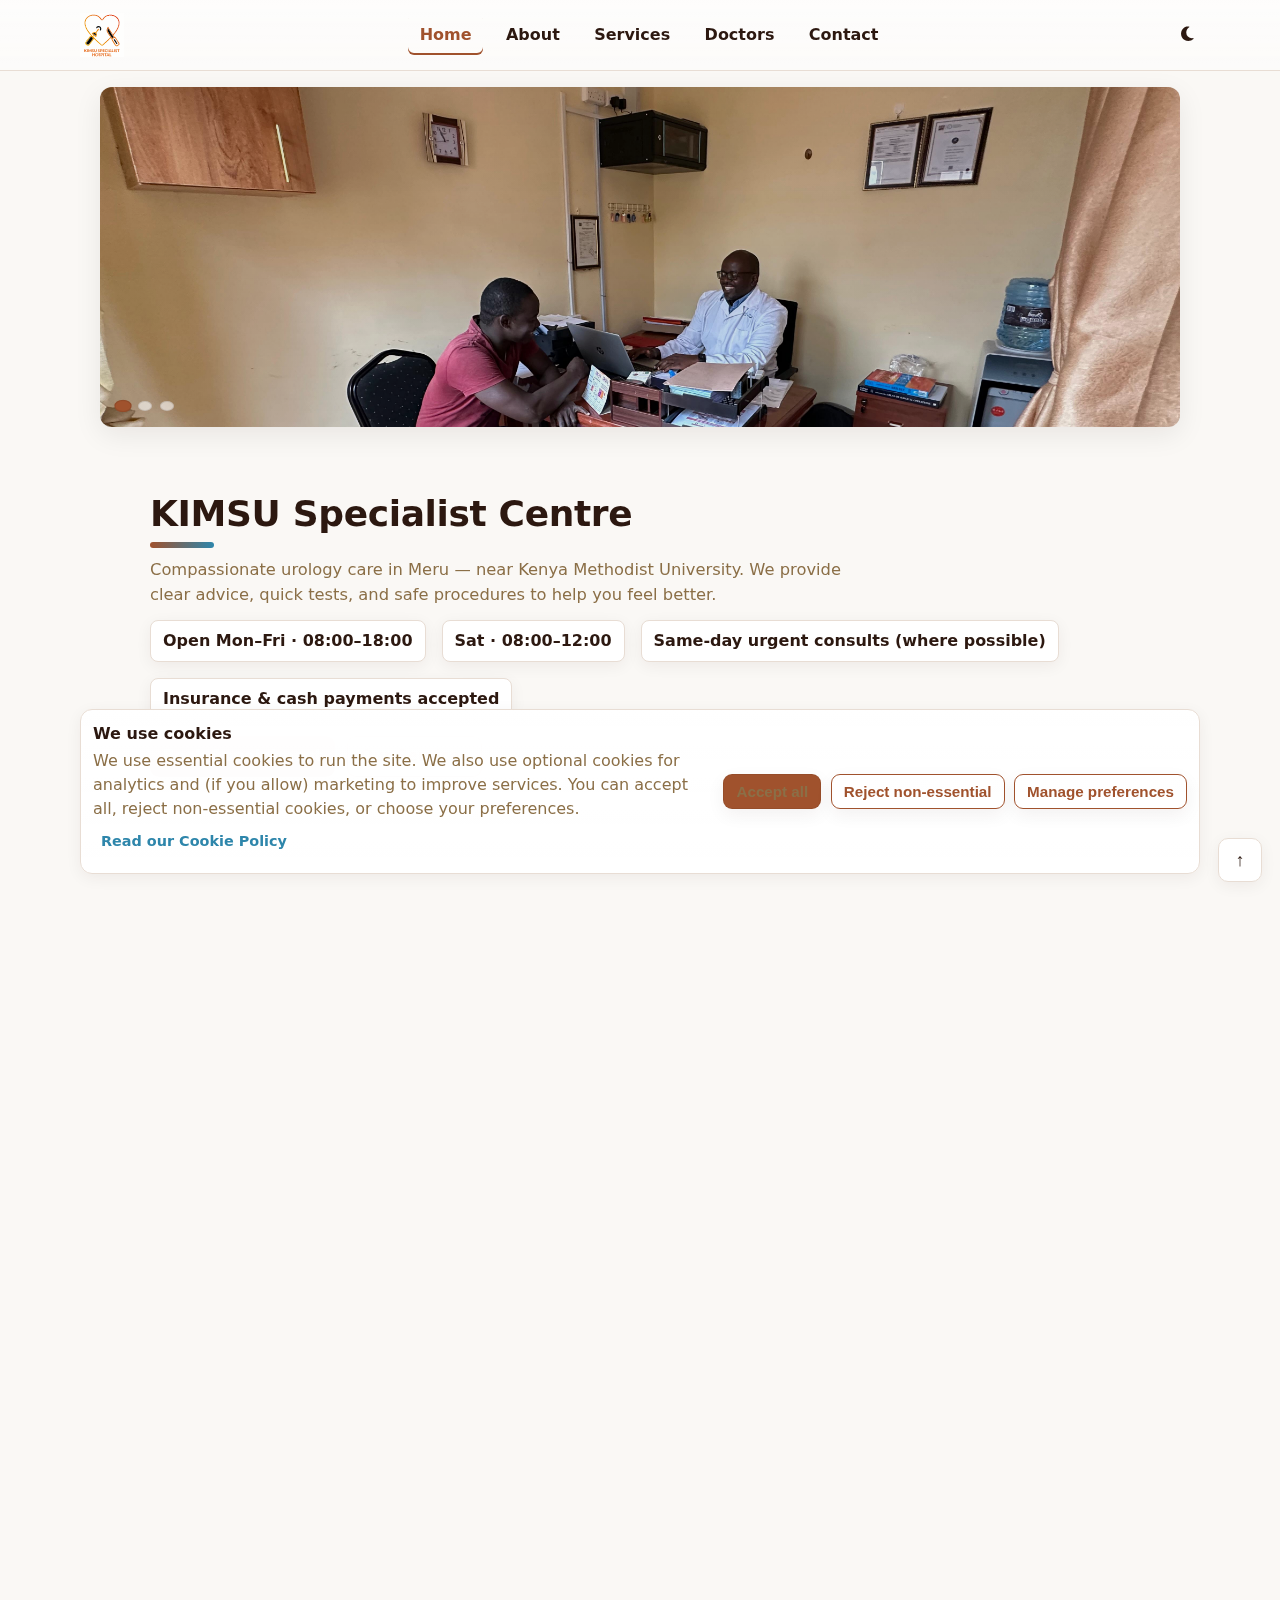
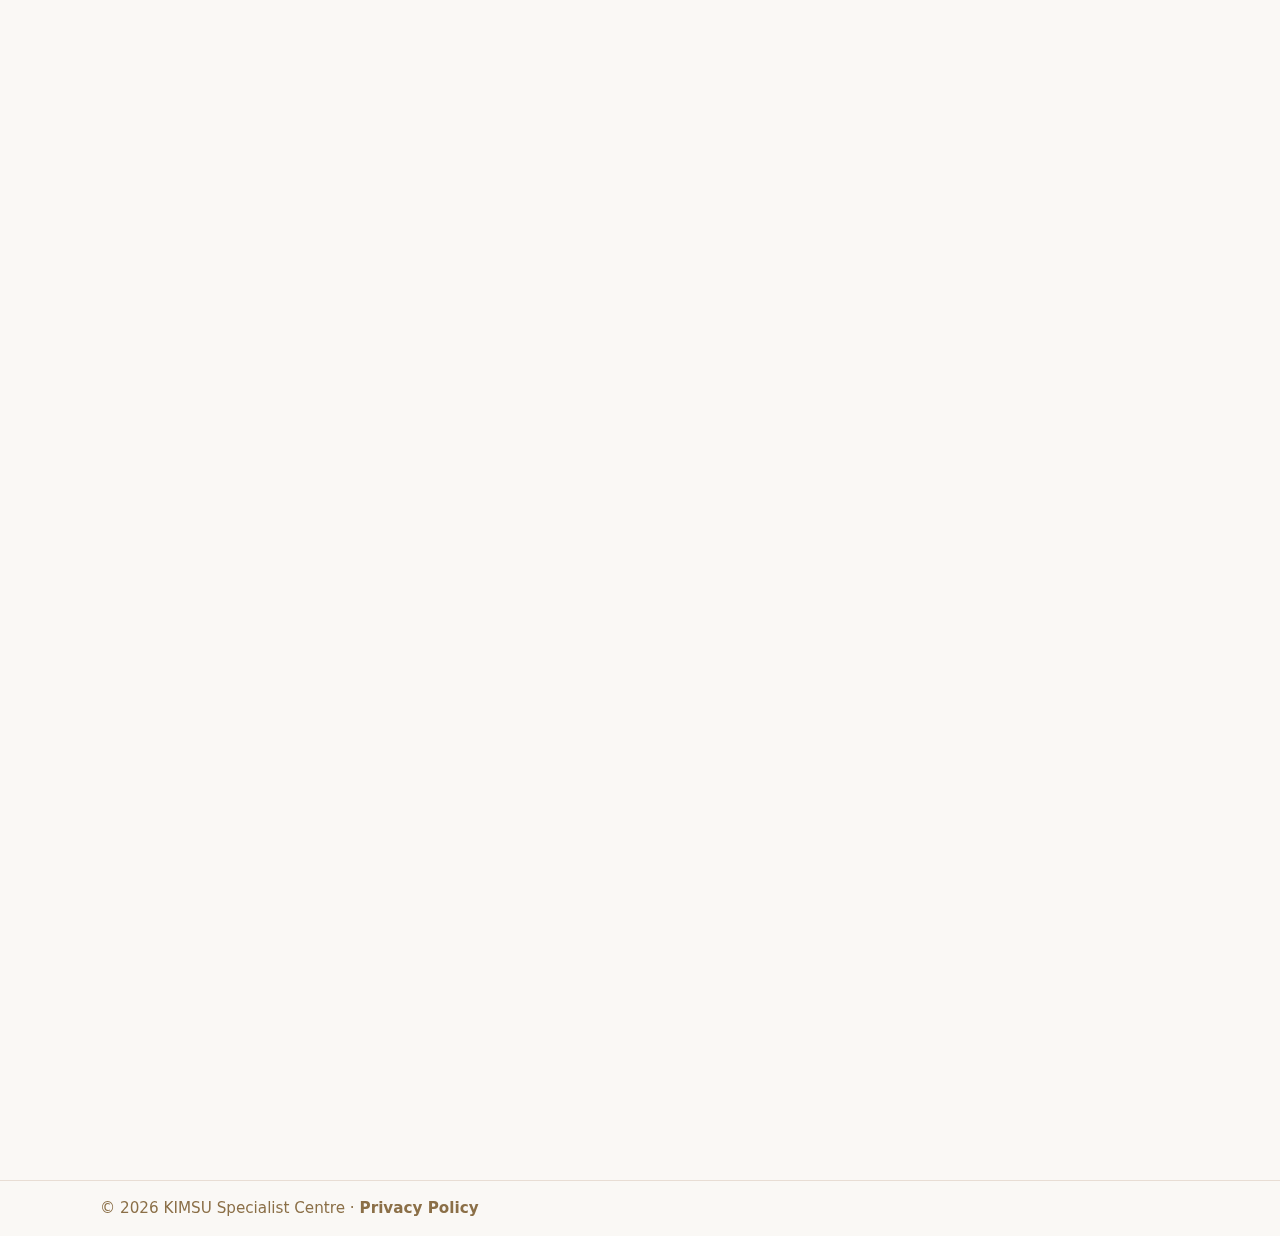
<file: index.html>
<!doctype html>
<html lang="en">
<head>
  <meta charset="utf-8" />
  <meta name="viewport" content="width=device-width,initial-scale=1" />
  <title>KIMSU Specialist Centre — Home</title>
  <meta name="description" content="KIMSU Specialist Centre — Urology specialists in Meru near Kenya Methodist University. Appointments, doctors, and patient resources." />
  <link rel="icon" href="assets/images/logo-kimsu.svg" type="image/svg+xml">
  <link rel="stylesheet" href="css/main.css">
  <link href="https://cdnjs.cloudflare.com/ajax/libs/font-awesome/6.5.1/css/all.min.css" rel="stylesheet">
  <style>
    /* --------------------------
       Hero slider & headline
       -------------------------- */
    .hero-slider {
      position: relative;
      width: 100%;
      height: clamp(340px, 36vh, 560px);
      overflow: hidden;
      border-radius: 12px;
      box-shadow: 0 8px 28px rgba(28,18,12,0.08);
      background: var(--c-bg);
    }
    .hero-slide {
      position: absolute;
      inset: 0;
      opacity: 0;
      transition: opacity 700ms var(--transition);
      pointer-events: none;
    }
    .hero-slide img {
      width: 100%;
      height: 100%;
      display:block;
      object-fit: cover;
      object-position: 50% 30%;
    }
    .hero-slide.is-active { opacity: 1; pointer-events: auto; }

    /* soft overlay to improve contrast on any slide, uses CSS variables so it works in dark mode */
    .hero-slider::after{
      content: "";
      position: absolute;
      inset: 0;
      pointer-events: none;
      background: linear-gradient(180deg, rgba(44,24,16,0.18), rgba(44,24,16,0.06));
      mix-blend-mode: multiply;
    }

    .hero-dots { position:absolute; left:1rem; bottom:1rem; display:flex; gap:0.5rem; z-index:10; }
    .hero-dot { width:10px; height:10px; border-radius:50%; background: rgba(255,255,255,0.6); border:1px solid rgba(44,24,16,0.12); transition: transform 180ms; }
    .hero-dot.is-active { transform: scale(1.25); background: var(--c-secondary); }

    /* HERO CONTENT: headline stylings */
    .hero-content h1 {
      margin: 0 0 0.35rem 0;
      font-size: clamp(1.35rem, 3.4vw, 2.25rem);
      line-height: 1.05;
      color: var(--c-text);
      letter-spacing: -0.01em;
      font-weight: 700;
      position: relative;
      display: inline-block;
    }
    /* animated underline accent */
    .hero-content h1::after{
      content: "";
      display: block;
      height: 6px;
      width: 64px;
      border-radius: 6px;
      margin-top: 8px;
      background: linear-gradient(90deg, var(--c-secondary), var(--c-accent));
      transform: translateY(2px);
      transition: transform 300ms var(--transition);
    }
    .hero-content h1:hover::after { transform: translateY(0); }

    .hero-content .lead {
      margin: 0.4rem 0 0.8rem 0;
      color: var(--c-text-muted);
      max-width: 68ch;
      font-size: 1.02rem;
    }

    /* subtle caption / highlight row */
    .hero-meta > div {
      background: var(--c-surface);
      padding:8px 12px;
      border-radius:8px;
      border:1px solid var(--c-border);
      font-weight:700;
      color: var(--c-text);
      box-shadow: var(--shadow);
    }

    /* --------------------------
       Services banner (dark-mode friendly)
       -------------------------- */
    .services-banner {
      margin: 1.25rem 0;
      border-radius: 10px;
      padding: 1rem;
      background: var(--c-surface);        /* uses palette variables so dark mode works */
      border: 1px solid var(--c-border);
      display:flex;
      gap:1rem;
      align-items:center;
      box-shadow: var(--shadow);
      color: var(--c-text);
    }
    .services-banner .icon {
      flex: 0 0 74px;
      height: 74px;
      border-radius: 10px;
      display:grid;
      place-items:center;
      background: linear-gradient(135deg, rgba(160,82,45,0.06), rgba(46,134,171,0.03));
      border: 1px solid rgba(0,0,0,0.02);
      font-size:28px;
      color:var(--c-secondary);
    }
    .services-banner h3 { margin:0 0 0.25rem 0; color: var(--c-text); }
    .services-banner p { margin:0; color: var(--c-text-muted); }

    /* --------------------------
       Mosaic images: don't crop, remain constrained
       -------------------------- */
    .mosaic {
      display: grid;
      grid-template-columns: 1fr 1fr;
      gap: 0.8rem;
      margin-top: 1rem;
      margin-bottom: 1rem;
    }
    .mosaic .mosaic-img {
      overflow: hidden;
      border-radius: 10px;
      min-height: 120px;
      max-height: 220px;   /* limit overall visual size */
      background: var(--c-surface);
      display:flex;
      align-items:center;
      justify-content:center;
      padding: 0.5rem;
      box-shadow: var(--shadow);
    }
    .mosaic .mosaic-img img {
      width: auto;
      height: auto;
      max-width: 100%;
      max-height: 100%;
      object-fit: contain;   /* => no cropping; whole image visible */
      display:block;
    }

    /* --------------------------
       Team / other fixes
       -------------------------- */
    .team .team-card img,
    .team-card img {
      width:100%;
      height: 260px;
      object-fit: cover;
      object-position: 50% 28%;
      border-radius: 8px;
      box-shadow: 0 6px 18px rgba(0,0,0,0.06);
    }

    /* Buttons — brown primary, outlined variant */
    .btn {
      background: var(--c-secondary);
      color: white;
      border: 1px solid rgba(0,0,0,0.06);
      padding: 10px 14px;
      border-radius: 8px;
      display:inline-block;
      text-decoration: none;
    }
    .btn.small { padding: 8px 12px; font-size: 0.95rem; }
    .btn.outline, .btn.outline.small {
      background: transparent;
      color: var(--c-secondary);
      border: 1px solid var(--c-secondary);
    }
    .btn:hover { box-shadow: var(--shadow-hover); transform: translateY(-1px); }

    /* Responsive adjustments */
    @media (max-width: 900px) { .mosaic { grid-template-columns: 1fr; } .hero-dots { left: 0.7rem; bottom: 0.8rem; } }
    @media (max-width: 520px) {
      .team .team-card img{ height:220px; }
      .hero-slider{ height: clamp(260px, 30vh, 380px); }
    }
  </style>
</head>
<body itemscope itemtype="https://schema.org/Hospital" class="theme-light">

  <header class="header" role="banner">
    <div class="wrap header-inner">
      <a class="logo" href="index.html" aria-label="KIMSU Specialist Centre">
        <img src="assets/images/logo-kimsu.svg" alt="KIMSU logo" />
      </a>

      <nav id="nav" class="nav" role="navigation" aria-label="Main">
        <ul>
          <li><a href="index.html" class="active">Home</a></li>
          <li><a href="about.html">About</a></li>
          <li><a href="services.html">Services</a></li>
          <li><a href="doctors.html">Doctors</a></li>
          <li><a href="contact.html">Contact</a></li>
        </ul>
      </nav>

      <div class="header-controls">
        <button id="btn-theme" class="btn-icon" aria-label="Toggle theme"><i class="fa fa-moon"></i></button>
        <button id="btn-nav" class="btn-icon mobile-only" aria-label="Open menu"><i class="fa fa-bars"></i></button>
      </div>
    </div>
  </header>

  <!-- HERO (slider with 3 images) -->
  <main role="main">
    <section class="wrap" style="margin-top:1rem;">
      <div class="hero-slider" id="heroSlider" aria-roledescription="carousel" aria-label="KIMSU photos">
        <div class="hero-slide is-active" data-index="0" aria-hidden="false">
          <img src="assets/images/hero-1.jpg" alt="Doctor speaking with a patient at clinic" loading="eager">
        </div>
        <div class="hero-slide" data-index="1" aria-hidden="true">
          <img src="assets/images/hero-2.jpg" alt="Nurse preparing equipment and checking vitals" loading="lazy">
        </div>
        <div class="hero-slide" data-index="2" aria-hidden="true">
          <img src="assets/images/hero-3.jpg" alt="Doctor explaining scan results to a patient" loading="lazy">
        </div>

        <div class="hero-dots" id="heroDots" aria-hidden="false" role="tablist">
          <button class="hero-dot is-active" data-dot="0" aria-label="Slide 1" role="tab"></button>
          <button class="hero-dot" data-dot="1" aria-label="Slide 2" role="tab"></button>
          <button class="hero-dot" data-dot="2" aria-label="Slide 3" role="tab"></button>
        </div>
      </div>

      <div class="hero-content wrap" style="margin-top:1rem;">
        <h1>KIMSU Specialist Centre</h1>
        <p class="lead">Compassionate urology care in Meru — near Kenya Methodist University. We provide clear advice, quick tests, and safe procedures to help you feel better.</p>

        <div class="hero-meta" aria-hidden="true" style="margin-top:0.8rem; display:flex; gap:1rem; flex-wrap:wrap">
          <div>Open Mon–Fri · 08:00–18:00</div>
          <div>Sat · 08:00–12:00</div>
          <div>Same-day urgent consults (where possible)</div>
          <div>Insurance & cash payments accepted</div>
        </div>

        <div class="hero-actions" style="margin-top:1rem;">
          <a class="btn small" href="appointments.html" title="Book an appointment">Book Appointment</a>
          <a class="btn outline small" href="services.html" title="See our services">Our Services</a>
        </div>
      </div>
    </section>

    <!-- QUICK SERVICES -->
    <section class="quick-services wrap" aria-labelledby="services-heading" data-animate style="margin-top:1.25rem;">
      <h2 id="services-heading">Our Specialties</h2>
      <div class="grid-3">
        <article class="card" data-animate>
          <i class="fa fa-toilet-paper fa-2x" aria-hidden="true"></i>
          <h3>Urology</h3>
          <p>We diagnose and treat urinary problems for adults — kidney stones, urinary infections, prostate checks and more. We use modern tests and gentle procedures.</p>
          <a class="link" href="services.html#urology">Learn more →</a>
        </article>
        <article class="card" data-animate>
          <i class="fa fa-heartbeat fa-2x" aria-hidden="true"></i>
          <h3>Outpatient Support</h3>
          <p>Same-day consultations, wound care, and follow-up visits. We coordinate labs and x-rays for fast results.</p>
        </article>
        <article class="card" data-animate>
          <i class="fa fa-user-md fa-2x" aria-hidden="true"></i>
          <h3>Growing Specialties</h3>
          <p>We are expanding services to include nephrology and general surgery. New clinics will be announced on our website and at reception.</p>
        </article>
      </div>

      <!-- Services banner: uses palette variables (dark mode friendly) -->
      <div class="services-banner" aria-hidden="false">
        <div class="icon" aria-hidden="true"><i class="fa fa-stethoscope"></i></div>
        <div class="text">
          <h3>Endoscopy & Diagnostics</h3>
          <p>Our endoscopy suite follows strict infection-control protocols. We run outpatient diagnostic and endoscopic exams with fast, accurate reporting so your doctor can make timely treatment decisions.</p>
          <p style="margin-top:0.6rem;"><a class="link" href="services.html#endoscopy">See details →</a></p>
        </div>
      </div>

      <!-- small mosaic: reception | nurse vitals (no cropping; constrained sizes) -->
      <div class="mosaic" aria-hidden="false">
        <div class="mosaic-img">
          <picture>
            <source srcset="assets/images/clinic-reception.jpg" type="image/jpeg">
            <img src="assets/images/clinic-reception.jpg" alt="Clinic reception and waiting area at KIMSU" loading="lazy">
          </picture>
        </div>
        <div class="mosaic-img">
          <picture>
            <source srcset="assets/images/nurse-vitals.jpg" type="image/jpeg">
            <img src="assets/images/nurse-vitals.jpg" alt="Nurse taking patient's blood pressure" loading="lazy">
          </picture>
        </div>
      </div>
    </section>

    <!-- rest of page left unchanged (why, team, CTA etc) -->
    <section class="why wrap" data-animate aria-labelledby="why-heading" style="margin-top:0.8rem;">
      <h2 id="why-heading">Why choose KIMSU?</h2>
      <div class="why-grid">
        <div class="why-card" data-animate>
          <h3>Patient-centered care</h3>
          <p>We listen first. We explain tests and treatment in plain English — you decide the next steps.</p>
        </div>
        <div class="why-card" data-animate>
          <h3>Accurate diagnostics</h3>
          <p>On-site ultrasound and blood tests help us diagnose quickly so you get the right care sooner.</p>
        </div>
        <div class="why-card" data-animate>
          <h3>Close to campus</h3>
          <p>Located just before Kenya Methodist University main campus — easy to find and with safe parking.</p>
        </div>
      </div>
    </section>

    <section class="team wrap" data-animate aria-labelledby="team-heading" style="margin-top:1rem;">
      <h2 id="team-heading">Meet a few of our specialists</h2>

      <div class="grid-3">
        <div class="team-card" data-animate>
          <picture>
            <source srcset="assets/images/doctor-1.jpeg" type="image/jpeg">
            <img src="assets/images/doctor-1.jpeg" alt="Dr. Duncan Waweru" loading="lazy">
          </picture>
          <h4>Dr. Duncan Waweru</h4>
          <p>Urology Surgeon — Uro-oncology & endoscopic specialist. With over 15 years of experience, Dr Duncan combines surgical skill and systems thinking to deliver safe, modern care. He focuses on clear explanations, minimally invasive options for stones and prostate conditions, and teaching younger clinicians.</p>
          <div style="margin-top:0.6rem; display:flex; gap:0.6rem; flex-wrap:wrap;">
            <a class="btn small" href="doctors.html">View profile</a>
            <a class="btn outline small" href="appointments.html?doctor=Dr%20Duncan%20Waweru">Book appointment</a>
          </div>
        </div>

        <div class="team-card" data-animate>
          <picture>
            <source srcset="assets/images/doctor-3.jpeg" type="image/jpeg">
            <img src="assets/images/doctor-3.jpeg" alt="Ms. Bancy Gatwiri" loading="lazy">
          </picture>
          <h4>Ms. Bancy Gatwiri</h4>
          <p>Clinician — Clinical Officer with 5 years’ experience. Bancy manages outpatient follow-ups, triage and pre-procedure checks; she speaks Meru in addition to Kiswahili and English, which many patients appreciate when discussing symptoms and care plans.</p>
          <div style="margin-top:0.6rem; display:flex; gap:0.6rem; flex-wrap:wrap;">
            <a class="btn small" href="doctors.html">View profile</a>
            <a class="btn outline small" href="appointments.html?doctor=Ms.%20Bancy%20Gatwiri">Book appointment</a>
          </div>
        </div>

        <div class="team-card" data-animate>
          <picture>
            <source srcset="assets/images/doctor-4.jpg" type="image/jpeg">
            <img src="assets/images/doctor-4.jpg" alt="Ms. Shirlyn Wanjiku" loading="lazy">
          </picture>
          <h4>Ms. Shirlyn Wanjiku</h4>
          <p>Theatre Technician — Shirlyn has 4 years’ experience supporting theatre lists and ensuring instruments and sterile technique are correctly followed. Calm and practical, she helps patients prepare for procedures and works closely with surgeons and nurses to keep theatre running smoothly.</p>
          <div style="margin-top:0.6rem; display:flex; gap:0.6rem; flex-wrap:wrap;">
            <a class="btn small" href="doctors.html">View profile</a>
            <a class="btn outline small" href="contact.html">Contact</a>
          </div>
        </div>
      </div>

      <div class="center view-all-wrap" style="margin-top:1.2rem;">
        <a class="btn outline small" href="doctors.html">View all doctors</a>
      </div>
    </section>

    <section class="cta wrap" data-animate aria-labelledby="urgent-heading" style="margin-top:1rem;">
      <div class="cta-card" role="region" aria-labelledby="urgent-heading">
        <div style="flex:1; min-width:220px;">
          <h2 id="urgent-heading">Need urgent advice?</h2>
          <p>If you have sudden severe pain, heavy bleeding, high fever or cannot pass urine, call us now. For non-urgent concerns book a same-day appointment and we will contact you.</p>
        </div>

        <div class="cta-actions" style="display:flex; gap:0.6rem; align-items:center; flex-wrap:wrap; margin-left:0.5rem;">
          <a class="btn small" href="tel:+254724283953" title="Call front desk">Call +254 724 283 953</a>
          <a class="btn outline small" href="appointments.html" title="Book now">Book now</a>
        </div>
      </div>
    </section>
  </main><br>

  <footer class="footer" role="contentinfo">
    <div class="wrap foot-bottom">
      <div>
        &copy; <span id="year"></span> KIMSU Specialist Centre ·
        <a href="privacy.html">Privacy Policy</a>
      </div>
    </div>
  </footer>

  <!-- appointment modal and cookie banner (kept unchanged) -->
  <div id="appointment-modal" class="modal" aria-hidden="true" role="dialog" aria-modal="true" aria-labelledby="apt-title">
    <div class="modal-panel">
      <button class="modal-close" aria-label="Close modal">×</button>
      <h3 id="apt-title">Book an appointment</h3>
      <form id="apt-form" action="https://formspree.io/f/your-id" method="POST">
        <label><span>Name</span><input type="text" name="name" required></label>
        <label><span>Phone</span><input type="tel" name="phone" required></label>
        <label><span>Email</span><input type="email" name="email"></label>
        <label><span>Service</span>
          <select name="service">
            <option>Urology Consultation</option>
            <option>Endoscopy</option>
            <option>Follow-up</option>
          </select>
        </label>
        <label><span>Notes</span><textarea name="notes" rows="3"></textarea></label>
        <div class="modal-actions" style="margin-top:0.6rem;">
          <button type="submit" class="btn">Send request</button>
          <button type="button" class="btn outline modal-close">Cancel</button>
        </div>
      </form>
    </div>
  </div>

  <button class="back-to-top" aria-label="Back to top">↑</button>

  <div id="cookie-banner" class="cookie-banner" role="dialog" aria-live="polite" aria-label="Cookie consent" aria-hidden="true">
    <div class="cookie-inner wrap">
      <div class="cookie-left">
        <strong>We use cookies</strong>
        <p class="muted">We use essential cookies to run the site. We also use optional cookies for analytics and (if you allow) marketing to improve services. You can accept all, reject non-essential cookies, or choose your preferences.</p>
        <p class="small"><a href="cookie-policy.html" class="link">Read our Cookie Policy</a></p>
      </div>
      <div class="cookie-actions">
        <button id="cookie-accept" class="btn small">Accept all</button>
        <button id="cookie-reject" class="btn outline small">Reject non-essential</button>
        <button id="cookie-preferences" class="btn outline small">Manage preferences</button>
      </div>
    </div>
  </div>

  <!-- HERO slider script (keeps previous behavior) -->
  <script>
    (function(){
      const slider = document.getElementById('heroSlider');
      if(!slider) return;
      const slides = Array.from(slider.querySelectorAll('.hero-slide'));
      const dots = Array.from(document.querySelectorAll('.hero-dot'));
      let idx = slides.findIndex(s => s.classList.contains('is-active')) || 0;
      let interval = null;
      const delay = 4500;
      function show(i){
        slides.forEach((s, n) => {
          const active = n === i;
          s.classList.toggle('is-active', active);
          s.setAttribute('aria-hidden', active ? 'false' : 'true');
          dots[n].classList.toggle('is-active', active);
        });
        idx = i;
      }
      function next(){ show((idx + 1) % slides.length); }
      function start(){ stop(); interval = setInterval(next, delay); }
      function stop(){ if(interval) { clearInterval(interval); interval = null; } }
      dots.forEach((d, i) => d.addEventListener('click', () => { show(i); start(); }));
      slider.addEventListener('mouseenter', stop);
      slider.addEventListener('mouseleave', start);
      slider.addEventListener('focusin', stop);
      slider.addEventListener('focusout', start);
      start();
    })();
  </script>

  <script src="js/cookies.js"></script>
  <script src="js/main.js"></script>
</body>
</html>
</file>
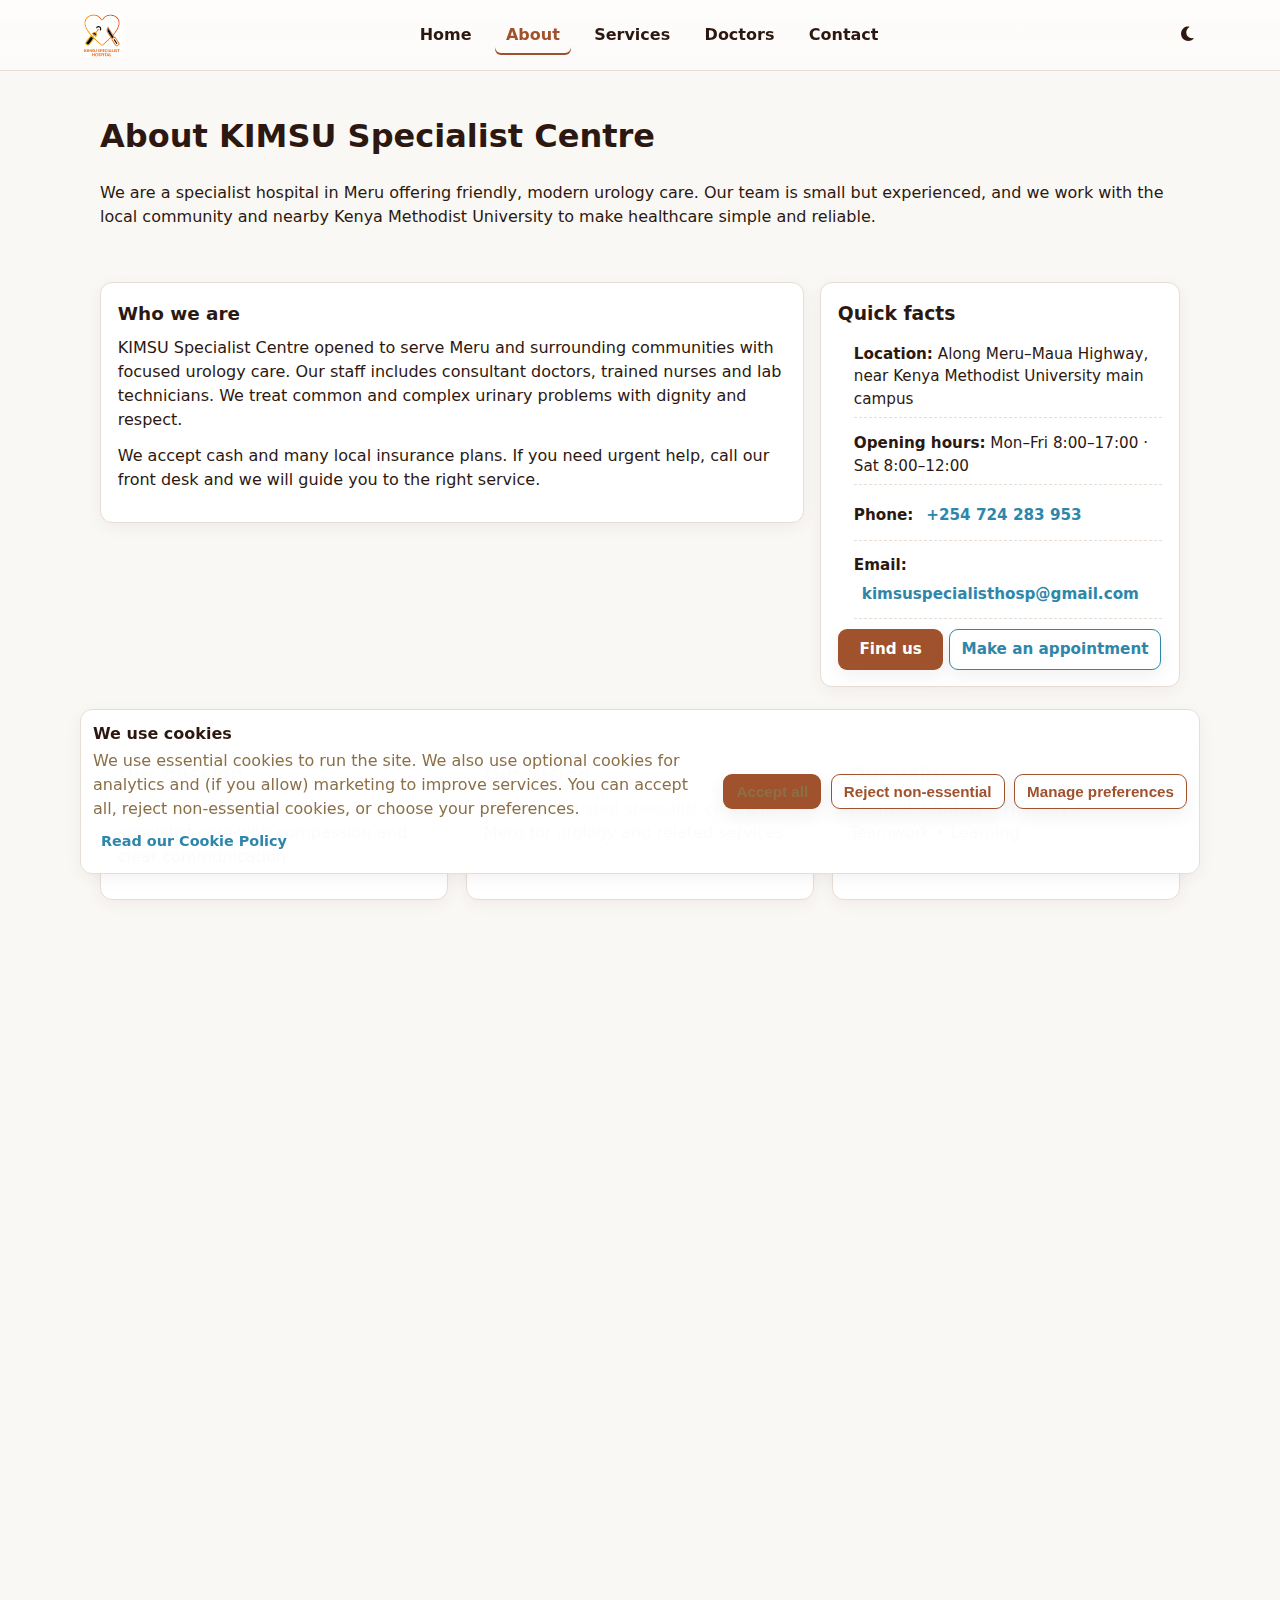
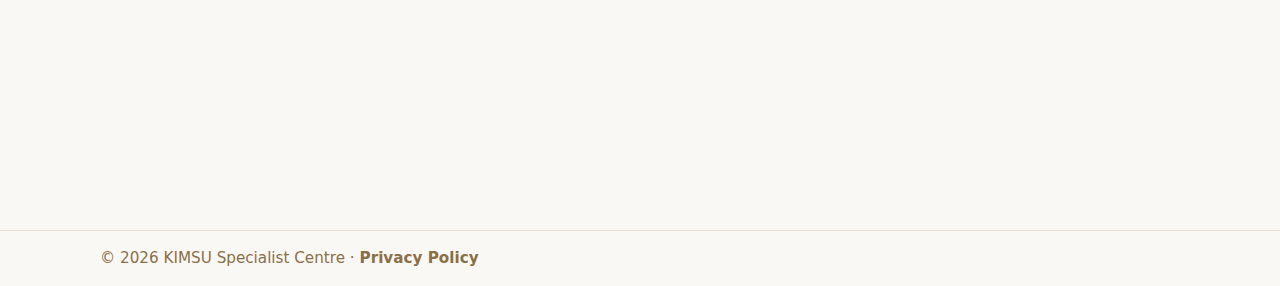
<file: about.html>
<!doctype html>
<html lang="en">
<head>
  <meta charset="utf-8" />
  <meta name="viewport" content="width=device-width,initial-scale=1" />
  <title>About — KIMSU Specialist Centre</title>
  <meta name="description" content="About KIMSU Specialist Centre — our mission, vision and team." />
  <link rel="stylesheet" href="css/main.css">
  <link href="https://cdnjs.cloudflare.com/ajax/libs/font-awesome/6.5.1/css/all.min.css" rel="stylesheet">
</head>
<body class="theme-light" itemscope itemtype="https://schema.org/Hospital">

  <header class="header">
    <div class="wrap header-inner">
      <a class="logo" href="index.html" aria-label="KIMSU logo"><img src="assets/images/logo-kimsu.svg" alt="KIMSU logo"></a>
      <nav class="nav" aria-label="Main">
        <ul>
          <li><a href="index.html">Home</a></li>
          <li><a href="about.html" class="active">About</a></li>
          <li><a href="services.html">Services</a></li>
          <li><a href="doctors.html">Doctors</a></li>
          <li><a href="contact.html">Contact</a></li>
        </ul>
      </nav>
      <div class="header-controls">
        <button id="btn-theme-2" class="btn-icon" aria-label="Toggle theme"><i class="fa fa-moon"></i></button>
        <button id="btn-nav-2" class="btn-icon mobile-only" aria-label="Open menu"><i class="fa fa-bars"></i></button>
      </div>
    </div>
  </header>

  <main class="wrap about-page" role="main">
    <!-- Page header -->
    <section class="page-header" data-animate>
      <h1>About KIMSU Specialist Centre</h1>
      <p>We are a specialist hospital in Meru offering friendly, modern urology care. Our team is small but experienced, and we work with the local community and nearby Kenya Methodist University to make healthcare simple and reliable.</p>
    </section>

    <!-- Intro + quick facts -->
    <section class="intro-grid grid-2" data-animate>
      <div class="intro-card card">
        <h2>Who we are</h2>
        <p>KIMSU Specialist Centre opened to serve Meru and surrounding communities with focused urology care. Our staff includes consultant doctors, trained nurses and lab technicians. We treat common and complex urinary problems with dignity and respect.</p>
        <p>We accept cash and many local insurance plans. If you need urgent help, call our front desk and we will guide you to the right service.</p>
      </div>

      <aside class="card" aria-label="Quick facts">
        <h3>Quick facts</h3>
        <ul class="muted-list">
          <li><strong>Location:</strong> Along Meru–Maua Highway, near Kenya Methodist University main campus</li>
          <li><strong>Opening hours:</strong> Mon–Fri 8:00–17:00 · Sat 8:00–12:00</li>
          <li><strong>Phone:</strong> <a href="tel:+254724283953" class="link">+254 724 283 953</a></li>
          <li><strong>Email:</strong> <a href="mailto:kimsuspecialisthosp@gmail.com" class="link">kimsuspecialisthosp@gmail.com</a></li>
        </ul>
        <div style="margin-top:0.6rem;">
          <a class="btn small" href="contact.html">Find us</a>
          <a class="btn outline small" href="appointments.html">Make an appointment</a>
        </div>
      </aside>
    </section>

    <!-- Mission / vision / values -->
    <section class="grid-3" data-animate>
      <div class="card">
        <h3>Our mission</h3>
        <p>To provide safe and evidence-based specialist care with compassion and clear communication.</p>
      </div>
      <div class="card">
        <h3>Our vision</h3>
        <p>To be the trusted specialist centre in Meru for urology and related services.</p>
      </div>
      <div class="card">
        <h3>Our values</h3>
        <p>Respect • Safety • Honesty • Teamwork • Learning</p>
      </div>
    </section>

    <!-- Facilities -->
    <section class="facilities wrap" data-animate>
      <h2>Facilities & equipment</h2>
      <div class="grid-3">
        <div class="card">
          <h4>Outpatient clinic</h4>
          <p>Comfortable consultation rooms for fast and private visits.</p>
        </div>
        <div class="card">
          <h4>Ultrasound & lab</h4>
          <p>On-site ultrasound and basic lab tests to speed up diagnosis.</p>
        </div>
        <div class="card">
          <h4>Endoscopy suite</h4>
          <p>Safe endoscopic procedures with trained nursing support.</p>
        </div>
      </div>
    </section>

    <!-- Stats + testimonial -->
    <section class="stats-test wrap" data-animate">
      <div class="stats-grid" data-animate>
        <div class="stat card">
          <h3>8,000+</h3>
          <p class="muted">Patients seen (since opening)</p>
        </div>
        <div class="stat card">
          <h3>4</h3>
          <p class="muted">Specialist clinicians</p>
        </div>
        <div class="stat card">
          <h3>95%</h3>
          <p class="muted">Patient satisfaction (simple survey)</p>
        </div>
      </div>

      <div class="testimonial card" data-animate>
        <h3>Patient story</h3>
        <p class="muted">"I was worried about my kidney stones. The team explained everything and I had a simple procedure that helped me return to normal life quickly. The nurses were kind and the doctor listened to my questions." — <strong>Sam M.</strong></p>
      </div>
    </section>

    <!-- Timeline -->
    <section class="timeline wrap" data-animate>
      <h2>Our journey</h2>
      <ul class="timeline-list">
        <li><span class="tl-year">2024</span><div class="tl-body"><strong>Founded</strong> — KIMSU opened focusing on urology and outpatient care.</div></li>
        <li><span class="tl-year">2025</span><div class="tl-body"><strong>Expanded diagnostics</strong> — On-site ultrasound and lab services started.</div></li>
        <li><span class="tl-year">2026</span><div class="tl-body"><strong>Community outreach</strong> — Regular health talks and screenings planned.</div></li>
      </ul>
    </section>

    <!-- FAQ -->
    <section class="faq wrap" data-animate>
      <h2>Frequently asked questions</h2>
      <div class="card">
        <h4>Do you accept insurance?</h4>
        <p class="muted">Yes — we accept several local insurance plans. Please call reception to confirm your plan.</p>

        <h4>Can I get same-day appointments?</h4>
        <p class="muted">We offer same-day urgent consultations where possible. For planned visits please book in advance.</p>

        <h4>Is it safe to share health details on the contact form?</h4>
        <p class="muted">Please avoid sending sensitive medical details in the contact form. Call us for urgent or personal health questions.</p>
      </div>
    </section>



  </main>

  <!-- FOOTER -->
  <footer class="footer" role="contentinfo">
    <div class="wrap foot-bottom">
      <div>
        &copy; <span id="year"></span> KIMSU Specialist Centre ·
        <a href="privacy.html">Privacy Policy</a>
      </div>
    </div>
  </footer>

<!-- COOKIE CONSENT: banner + preferences modal -->
<div id="cookie-banner" class="cookie-banner" role="dialog" aria-live="polite" aria-label="Cookie consent" aria-hidden="true">
  <div class="cookie-inner wrap">
    <div class="cookie-left">
      <strong>We use cookies</strong>
      <p class="muted">We use essential cookies to run the site. We also use optional cookies for analytics and (if you allow) marketing to improve services. You can accept all, reject non-essential cookies, or choose your preferences.</p>
      <p class="small"><a href="cookie-policy.html" class="link">Read our Cookie Policy</a></p>
    </div>

    <div class="cookie-actions">
      <button id="cookie-accept" class="btn small">Accept all</button>
      <button id="cookie-reject" class="btn outline small">Reject non-essential</button>
      <button id="cookie-preferences" class="btn outline small">Manage preferences</button>
    </div>
  </div>
</div>

<!-- Preferences modal -->
<div id="cookie-modal" class="modal cookie-modal" aria-hidden="true" role="dialog" aria-modal="true" aria-labelledby="cookie-modal-title">
  <div class="modal-panel">
    <button class="modal-close cookie-close" aria-label="Close preferences">×</button>
    <h3 id="cookie-modal-title">Cookie preferences</h3>
    <p class="muted">Toggle which optional cookies you allow. Essential cookies are required for the site to work and cannot be turned off.</p>

    <div class="cookie-prefs">
      <div class="cookie-pref">
        <div class="pref-title"><strong>Essential cookies</strong></div>
        <div class="pref-desc muted">Required for the website to function (e.g. session, security). Always enabled.</div>
        <div class="pref-toggle"><span class="chip">Required</span></div>
      </div>

      <div class="cookie-pref">
        <div class="pref-title"><strong>Analytics cookies</strong></div>
        <div class="pref-desc muted">Help us understand how visitors use the site so we can improve it (anonymous stats).</div>
        <div class="pref-toggle">
          <label class="switch">
            <input type="checkbox" id="cookie-analytics">
            <span class="slider"></span>
          </label>
        </div>
      </div>

      <div class="cookie-pref">
        <div class="pref-title"><strong>Marketing cookies</strong></div>
        <div class="pref-desc muted">Used to show more relevant content or ads across the web (optional).</div>
        <div class="pref-toggle">
          <label class="switch">
            <input type="checkbox" id="cookie-marketing">
            <span class="slider"></span>
          </label>
        </div>
      </div>
    </div>

    <div style="margin-top:1rem; display:flex; gap:0.6rem; justify-content:flex-end;">
      <button id="cookie-save" class="btn">Save preferences</button>
      <button class="modal-close btn outline cookie-close">Cancel</button>
    </div>
  </div>
</div>
<script src="js/cookies.js"></script>
<script src="js/main.js"></script>
</body>
</html>
</file>
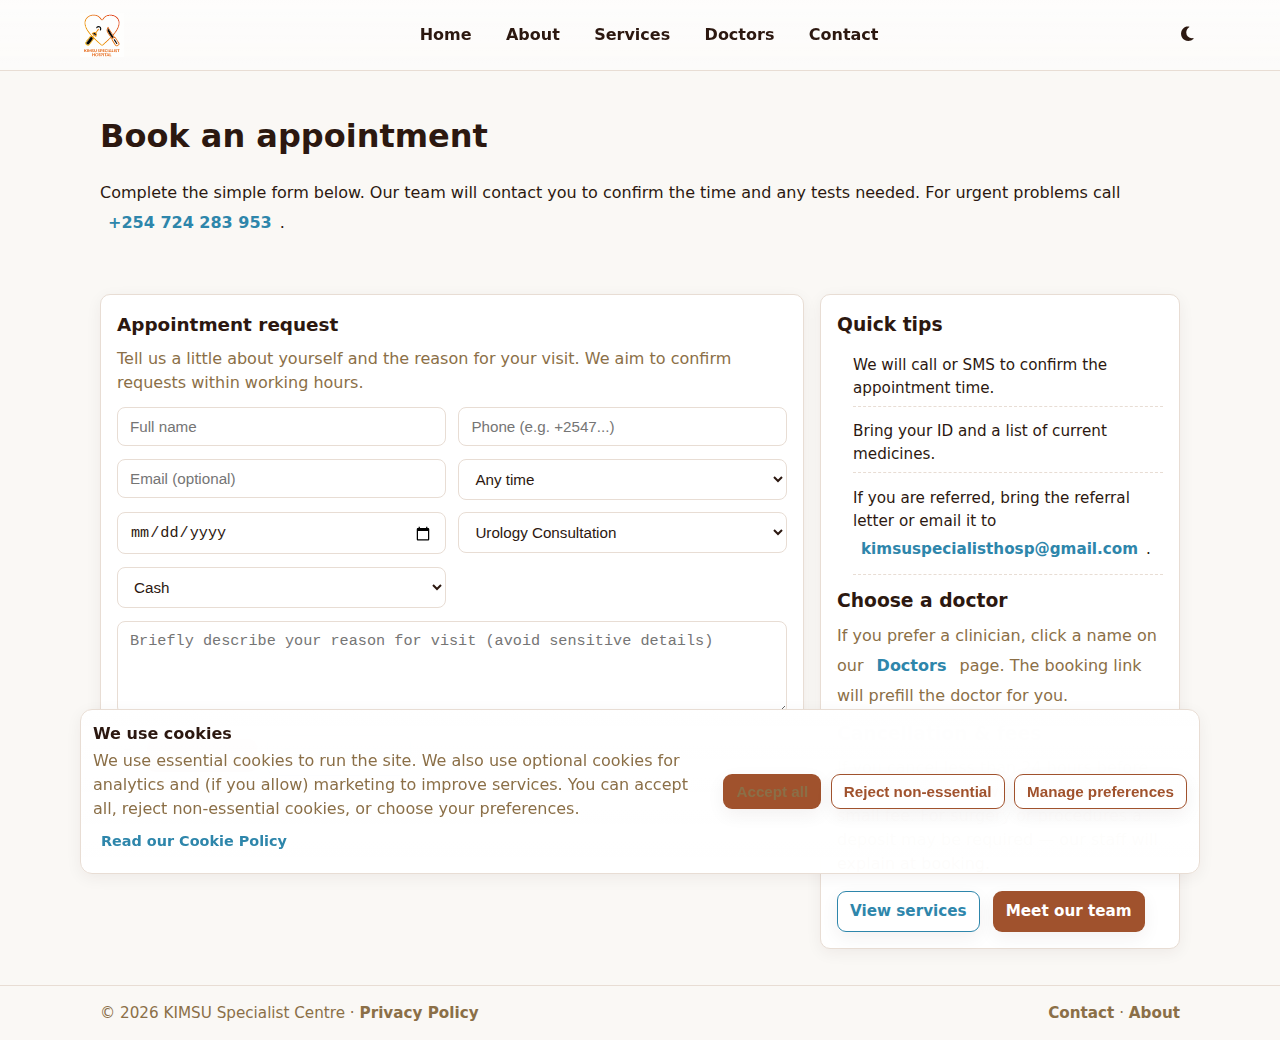
<file: appointments.html>
<!doctype html>
<html lang="en">
<head>
  <meta charset="utf-8" />
  <meta name="viewport" content="width=device-width,initial-scale=1" />
  <title>Appointments — KIMSU Specialist Centre</title>
  <meta name="description" content="Book an appointment at KIMSU Specialist Centre" />
  <link rel="stylesheet" href="css/main.css">
  <!-- Font Awesome for the theme icon and small icons -->
  <link href="https://cdnjs.cloudflare.com/ajax/libs/font-awesome/6.5.1/css/all.min.css" rel="stylesheet">
</head>
<body class="theme-light">
  <header class="header">
    <div class="wrap header-inner">
      <a class="logo" href="index.html"><img src="assets/images/logo-kimsu.svg" alt="KIMSU"></a>
      <nav class="nav" aria-label="Main">
        <ul>
          <li><a href="index.html">Home</a></li>
          <li><a href="about.html">About</a></li>
          <li><a href="services.html">Services</a></li>
          <li><a href="doctors.html">Doctors</a></li>
          <li><a href="contact.html">Contact</a></li>
        </ul>
      </nav>
      <div class="header-controls">
        <button id="btn-theme-5" class="btn-icon" aria-label="Toggle theme"><i class="fa fa-moon"></i></button>
        <button id="btn-nav-5" class="btn-icon mobile-only" aria-label="Open menu"><i class="fa fa-bars"></i></button>
      </div>
    </div>
  </header>

  <main class="wrap">
    <section class="page-header" data-animate>
      <h1>Book an appointment</h1>
      <p>Complete the simple form below. Our team will contact you to confirm the time and any tests needed. For urgent problems call <a class="link" href="tel:+254724283953">+254 724 283 953</a>.</p>
    </section>

    <section class="appointment-form" data-animate>
      <div class="grid-2" style="gap:1rem; align-items:start;">
        <!-- Form column -->
        <div class="card">
          <h2 style="margin-top:0">Appointment request</h2>
          <p class="muted" style="margin-top:0">Tell us a little about yourself and the reason for your visit. We aim to confirm requests within working hours.</p>

          <form id="appointmentPageForm" action="https://formspree.io/f/your-id" method="POST" novalidate>
            <!-- Hidden field to store prefilled doctor name -->
            <input type="hidden" name="doctor" id="doctorField" value="">

            <div class="form-grid" style="display:grid; grid-template-columns:1fr 1fr; gap:0.8rem;">
              <label>
                <span class="visually-hidden">Full name</span>
                <input type="text" name="name" placeholder="Full name" required>
              </label>

              <label>
                <span class="visually-hidden">Phone</span>
                <input type="tel" name="phone" placeholder="Phone (e.g. +2547...)" required>
              </label>

              <label>
                <span class="visually-hidden">Email</span>
                <input type="email" name="email" placeholder="Email (optional)">
              </label>

              <label>
                <span class="visually-hidden">Preferred time of day</span>
                <select name="time_of_day" aria-label="Preferred time of day">
                  <option value="">Any time</option>
                  <option>Morning (8:00–11:00)</option>
                  <option>Midday (11:00–14:00)</option>
                  <option>Afternoon (14:00–17:00)</option>
                </select>
              </label>

              <label>
                <span class="visually-hidden">Preferred date</span>
                <input id="apt-date" type="date" name="date" placeholder="Preferred date">
              </label>

              <label>
                <span class="visually-hidden">Service</span>
                <select name="service" id="serviceSelect">
                  <option>Urology Consultation</option>
                  <option>Endoscopy</option>
                  <option>Follow-up</option>
                </select>
              </label>

              <label>
                <span>Insurance / Payment</span>
                <select name="payment">
                  <option>Cash</option>
                  <option>Insurance (please call to confirm)</option>
                  <option>Other</option>
                </select>
              </label>

              <label style="grid-column:1 / -1;" class="full">
                <span>Notes (brief)</span>
                <textarea name="notes" rows="4" placeholder="Briefly describe your reason for visit (avoid sensitive details)"></textarea>
              </label>

            </div>

            <div style="display:flex; gap:0.6rem; align-items:center; margin-top:0.8rem; flex-wrap:wrap;">
              <label style="display:inline-flex; align-items:center; gap:0.4rem; font-weight:700;">
                <input id="asapToggle" type="checkbox" name="asap" value="yes"> <span style="font-weight:600">ASAP (urgent)</span>
              </label>

              <button id="submitBtn" type="submit" class="btn">Send request</button>
              <a class="btn outline small" href="contact.html">Call reception</a>
            </div>
          </form>
        </div>

        <!-- Right column: tips, doctors, policies -->
        <aside class="card" aria-label="Booking help">
          <h3>Quick tips</h3>
          <ul class="muted-list">
            <li>We will call or SMS to confirm the appointment time.</li>
            <li>Bring your ID and a list of current medicines.</li>
            <li>If you are referred, bring the referral letter or email it to <a class="link" href="mailto:kimsuspecialisthosp@gmail.com">kimsuspecialisthosp@gmail.com</a>.</li>
          </ul>

          <h3 style="margin-top:0.8rem">Choose a doctor</h3>
          <p class="muted">If you prefer a clinician, click a name on our <a class="link" href="doctors.html">Doctors</a> page. The booking link will prefill the doctor for you.</p>

          <h3 style="margin-top:0.8rem">Cancellation & fees</h3>
          <p class="muted">If you cancel less than 24 hours before your appointment we may charge a small fee. For surgery or procedures a deposit may be required — our staff will explain at booking.</p>

          <div style="margin-top:0.9rem;">
            <a class="btn outline small" href="services.html">View services</a>
            <a class="btn small" href="doctors.html" style="margin-left:0.5rem;">Meet our team</a>
          </div>
        </aside>
      </div>
    </section>
  </main>

  <!-- Confirmation modal shown before final submit -->
  <div id="confirm-modal" class="modal" aria-hidden="true" role="dialog" aria-modal="true" aria-labelledby="confirm-title">
    <div class="modal-panel">
      <button class="modal-close" aria-label="Close modal">×</button>
      <h3 id="confirm-title">Confirm appointment request</h3>
      <p id="confirm-summary" class="muted"></p>
      <div style="display:flex; gap:0.6rem; margin-top:0.8rem;">
        <button id="confirm-send" class="btn">Yes — send</button>
        <button class="btn outline modal-close">Cancel</button>
      </div>
    </div>
  </div>

  <!-- FOOTER -->
  <footer class="footer" role="contentinfo">
    <div class="wrap foot-bottom">
      <div>
        &copy; <span id="year"></span> KIMSU Specialist Centre ·
        <a href="privacy.html">Privacy Policy</a>
      </div>
      <div class="foot-links">
        <a href="contact.html">Contact</a> · <a href="about.html">About</a>
      </div>
    </div>
  </footer>

  <!-- Page-specific script: prefill, date min, confirm modal, validation -->
  <script>
  (function(){
    const form = document.getElementById('appointmentPageForm');
    const dateInput = document.getElementById('apt-date');
    const doctorField = document.getElementById('doctorField');
    const confirmModal = document.getElementById('confirm-modal');
    const confirmSummary = document.getElementById('confirm-summary');
    const confirmSend = document.getElementById('confirm-send');
    const submitBtn = document.getElementById('submitBtn');
    const asapToggle = document.getElementById('asapToggle');

    // Set date min to today
    const today = new Date();
    const yyyy = today.getFullYear();
    const mm = String(today.getMonth()+1).padStart(2,'0');
    const dd = String(today.getDate()).padStart(2,'0');
    if(dateInput) dateInput.min = `${yyyy}-${mm}-${dd}`;

    // Prefill doctor from URL param ?doctor=Dr.%20Jane%20Mwangi
    function getParam(name){
      const params = new URLSearchParams(window.location.search);
      return params.get(name);
    }
    const docParam = getParam('doctor');
    if(docParam && doctorField) {
      doctorField.value = decodeURIComponent(docParam);
      // optionally set the service text to include doctor
      const sel = document.getElementById('serviceSelect');
      if(sel && sel.options.length){
        // add pre-selected option for chosen doctor
        const opt = document.createElement('option');
        opt.text = `Consult with ${decodeURIComponent(docParam)}`;
        opt.selected = true;
        sel.insertBefore(opt, sel.firstChild);
      }
    }

    // Show confirm modal with a short summary before final submit
    function openConfirm(summaryText){
      confirmSummary.textContent = summaryText;
      confirmModal.setAttribute('aria-hidden','false');
      document.body.style.overflow = 'hidden';
    }
    function closeConfirm(){
      confirmModal.setAttribute('aria-hidden','true');
      document.body.style.overflow = '';
    }

    // Validate minimal fields
    function validate(){
      const name = form.querySelector('[name="name"]');
      const phone = form.querySelector('[name="phone"]');
      const subject = form.querySelector('[name="service"]');
      if(!name.value.trim()){
        alert('Please enter your full name.');
        name.focus();
        return false;
      }
      if(!phone.value.trim()){
        alert('Please enter your phone number.');
        phone.focus();
        return false;
      }
      return true;
    }

    // Intercept submit, show confirm
    form.addEventListener('submit', function(e){
      e.preventDefault();
      if(!validate()) return;
      // build small summary
      const name = form.querySelector('[name="name"]').value.trim();
      const phone = form.querySelector('[name="phone"]').value.trim();
      const service = form.querySelector('[name="service"]').value || '';
      const date = form.querySelector('[name="date"]').value || 'Any';
      const asap = asapToggle.checked ? ' (ASAP requested)' : '';
      const doctor = document.getElementById('doctorField').value || '';
      const doctorText = doctor ? ` for ${doctor}` : '';
      const summary = `${name} — ${phone}\nService: ${service}${doctorText}\nPreferred date: ${date}${asap}`;
      openConfirm(summary);
    });

    // Send after confirm
    confirmSend.addEventListener('click', function(){
      // close modal and submit form (bypass intercept)
      closeConfirm();
      // show a small visual feedback
      submitBtn.disabled = true;
      submitBtn.textContent = 'Sending…';
      // submit the form normally to the configured action (Formspree or backend)
      form.submit();
    });

    // Modal close handlers
    document.querySelectorAll('.modal-close').forEach(b => b.addEventListener('click', (e) => {
      e.preventDefault();
      closeConfirm();
    }));
    document.addEventListener('keydown', (e) => { if(e.key === 'Escape') closeConfirm(); });

    // Accessibility: focus management
    confirmModal.addEventListener('transitionend', () => {
      // no-op for now
    });

  })();
  </script>

<!-- COOKIE CONSENT: banner + preferences modal -->
<div id="cookie-banner" class="cookie-banner" role="dialog" aria-live="polite" aria-label="Cookie consent" aria-hidden="true">
  <div class="cookie-inner wrap">
    <div class="cookie-left">
      <strong>We use cookies</strong>
      <p class="muted">We use essential cookies to run the site. We also use optional cookies for analytics and (if you allow) marketing to improve services. You can accept all, reject non-essential cookies, or choose your preferences.</p>
      <p class="small"><a href="cookie-policy.html" class="link">Read our Cookie Policy</a></p>
    </div>

    <div class="cookie-actions">
      <button id="cookie-accept" class="btn small">Accept all</button>
      <button id="cookie-reject" class="btn outline small">Reject non-essential</button>
      <button id="cookie-preferences" class="btn outline small">Manage preferences</button>
    </div>
  </div>
</div>

<!-- Preferences modal -->
<div id="cookie-modal" class="modal cookie-modal" aria-hidden="true" role="dialog" aria-modal="true" aria-labelledby="cookie-modal-title">
  <div class="modal-panel">
    <button class="modal-close cookie-close" aria-label="Close preferences">×</button>
    <h3 id="cookie-modal-title">Cookie preferences</h3>
    <p class="muted">Toggle which optional cookies you allow. Essential cookies are required for the site to work and cannot be turned off.</p>

    <div class="cookie-prefs">
      <div class="cookie-pref">
        <div class="pref-title"><strong>Essential cookies</strong></div>
        <div class="pref-desc muted">Required for the website to function (e.g. session, security). Always enabled.</div>
        <div class="pref-toggle"><span class="chip">Required</span></div>
      </div>

      <div class="cookie-pref">
        <div class="pref-title"><strong>Analytics cookies</strong></div>
        <div class="pref-desc muted">Help us understand how visitors use the site so we can improve it (anonymous stats).</div>
        <div class="pref-toggle">
          <label class="switch">
            <input type="checkbox" id="cookie-analytics">
            <span class="slider"></span>
          </label>
        </div>
      </div>

      <div class="cookie-pref">
        <div class="pref-title"><strong>Marketing cookies</strong></div>
        <div class="pref-desc muted">Used to show more relevant content or ads across the web (optional).</div>
        <div class="pref-toggle">
          <label class="switch">
            <input type="checkbox" id="cookie-marketing">
            <span class="slider"></span>
          </label>
        </div>
      </div>
    </div>

    <div style="margin-top:1rem; display:flex; gap:0.6rem; justify-content:flex-end;">
      <button id="cookie-save" class="btn">Save preferences</button>
      <button class="modal-close btn outline cookie-close">Cancel</button>
    </div>
  </div>
</div>
<script src="js/cookies.js"></script>
<script src="js/main.js"></script>
</body>
</html>
</file>
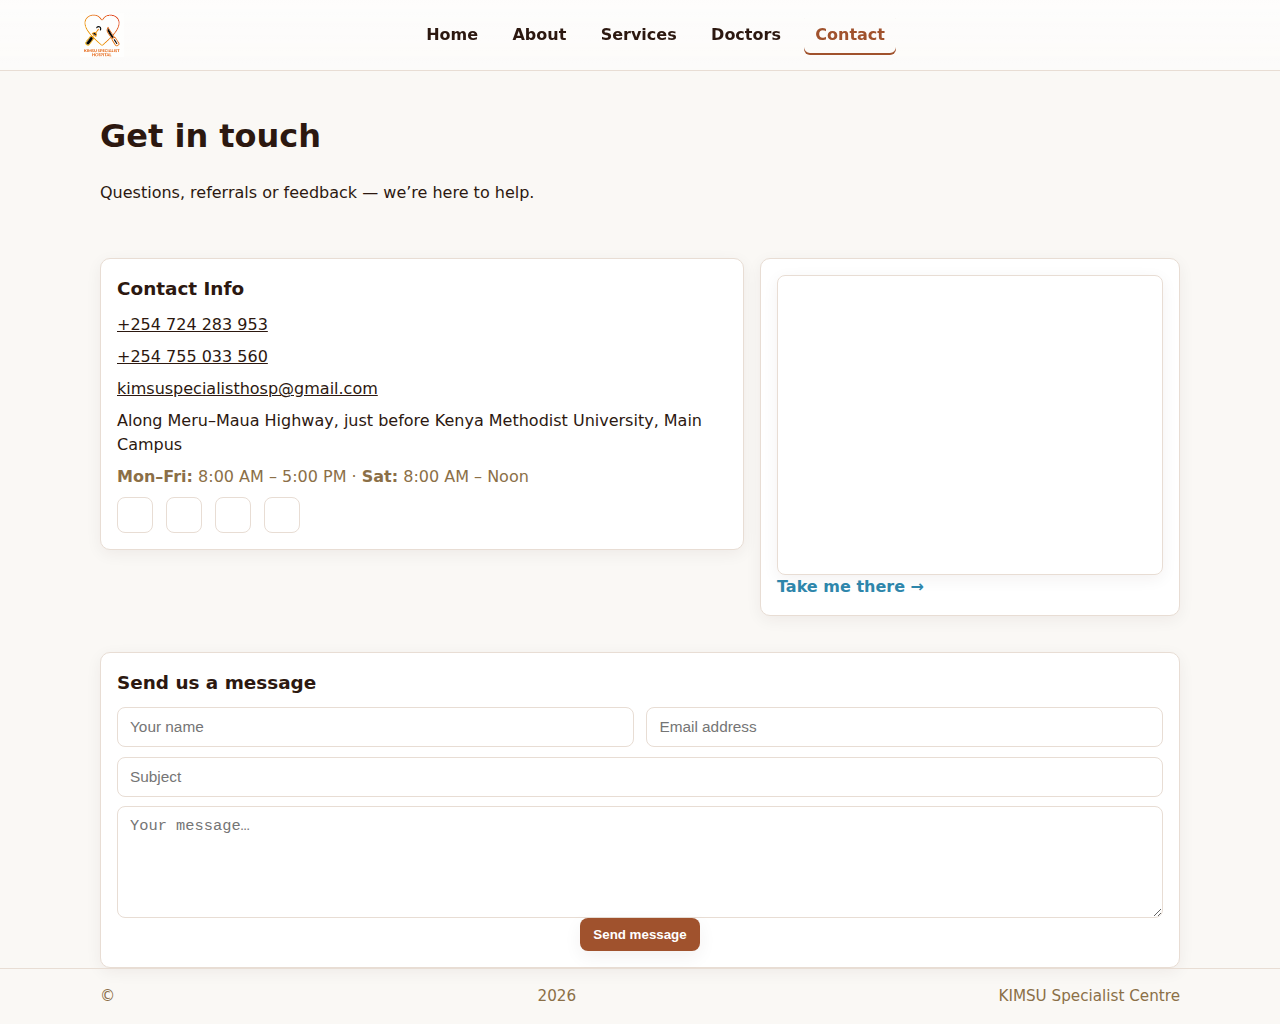
<file: contact.html>
<!doctype html>
<html lang="en">
<head>
  <meta charset="utf-8" />
  <meta name="viewport" content="width=device-width,initial-scale=1">
  <title>Contact — KIMSU Specialist Centre</title>
  <meta name="description" content="Contact KIMSU Specialist Centre — phone, email and location." />
  <link rel="stylesheet" href="css/main.css">
</head>
<body class="theme-light">
  <header class="header">
    <div class="wrap header-inner">
      <a class="logo" href="index.html"><img src="assets/images/logo-kimsu.svg" alt="KIMSU"></a>
      <nav class="nav" aria-label="Main">
        <ul>
          <li><a href="index.html">Home</a></li>
          <li><a href="about.html">About</a></li>
          <li><a href="services.html">Services</a></li>
          <li><a href="doctors.html">Doctors</a></li>
          <li><a href="contact.html" class="active">Contact</a></li>
        </ul>
      </nav>
      <div class="header-controls">
        <button id="btn-theme-6" class="btn-icon" aria-label="Toggle theme"><i class="fa fa-moon"></i></button>
        <button id="btn-nav-6" class="btn-icon mobile-only" aria-label="Open menu"><i class="fa fa-bars"></i></button>
      </div>
    </div>
  </header>

  <main class="wrap contact-page">
    <section class="page-header" data-animate>
      <h1>Get in touch</h1>
      <p>Questions, referrals or feedback — we’re here to help.</p>
    </section>

    <section class="contact-grid" data-animate>
      <div class="contact-card">
        <h2>Contact Info</h2>
        <p><i class="fa fa-phone"></i> <a href="tel:+254724283953">+254 724 283 953</a></p>
        <p><i class="fa fa-phone"></i> <a href="tel:+254755033560">+254 755 033 560</a></p>
        <p><i class="fa fa-envelope"></i> <a href="mailto:kimsuspecialisthosp@gmail.com">kimsuspecialisthosp@gmail.com</a></p>
        <p><i class="fa fa-map-marker-alt"></i> Along Meru–Maua Highway, just before Kenya Methodist University, Main Campus</p>
        <p class="opening-hours"><strong>Mon–Fri:</strong> 8:00 AM – 5:00 PM · <strong>Sat:</strong> 8:00 AM – Noon</p>

        <div class="social-links">
          <a href="#" aria-label="Facebook"><i class="fab fa-facebook-f"></i></a>
          <a href="#" aria-label="X (Twitter)"><i class="fab fa-x-twitter"></i></a>
          <a href="#" aria-label="LinkedIn"><i class="fab fa-linkedin-in"></i></a>
          <a href="https://wa.me/254724283953" aria-label="WhatsApp"><i class="fab fa-whatsapp"></i></a>
        </div>
      </div>

      <div class="map-card">
        <div class="map-container">
          <iframe
            src="https://www.google.com/maps/embed?pb=!1m17!1m12!1m3!1d3989.8143362651813!2d37.64790787617146!3d0.0809701643375312!2m3!1f0!2f0!3f0!3m2!1i1024!2i768!4f13.1!3m2!1m1!2zMMKwMDQnNTEuNSJOIDM3wrAzOScwMS43IkU!5e0!3m2!1sen!2ske!4v1754309804451!5m2!1sen!2ske"
            loading="lazy" width="100%" height="250" aria-label="KIMSU location"></iframe>
        </div>
        <a class="take-me-there" href="https://www.google.com/maps/dir/?api=1&destination=0.080964781158087,37.65048281201828" target="_blank">Take me there →</a>
      </div>
    </section>

    <section class="message-card" data-animate>
      <h2>Send us a message</h2>
      <form action="https://formspree.io/f/your-id" method="POST" id="contactForm">
        <div class="form-row">
          <input type="text" name="name" placeholder="Your name" required>
          <input type="email" name="email" placeholder="Email address" required>
        </div>
        <div class="form-row">
          <input type="text" name="subject" placeholder="Subject" required>
        </div>
        <div class="form-row">
          <textarea name="message" rows="5" placeholder="Your message…" required></textarea>
        </div>
        <div class="center">
          <button type="submit" class="btn">Send message</button>
        </div>
      </form>
    </section>

  </main>

  <footer class="footer">
    <div class="wrap foot-bottom">&copy; <span id="year6"></span> KIMSU Specialist Centre</div>
  </footer>

  <script src="js/main.js"></script>
</body>
</html>
</file>
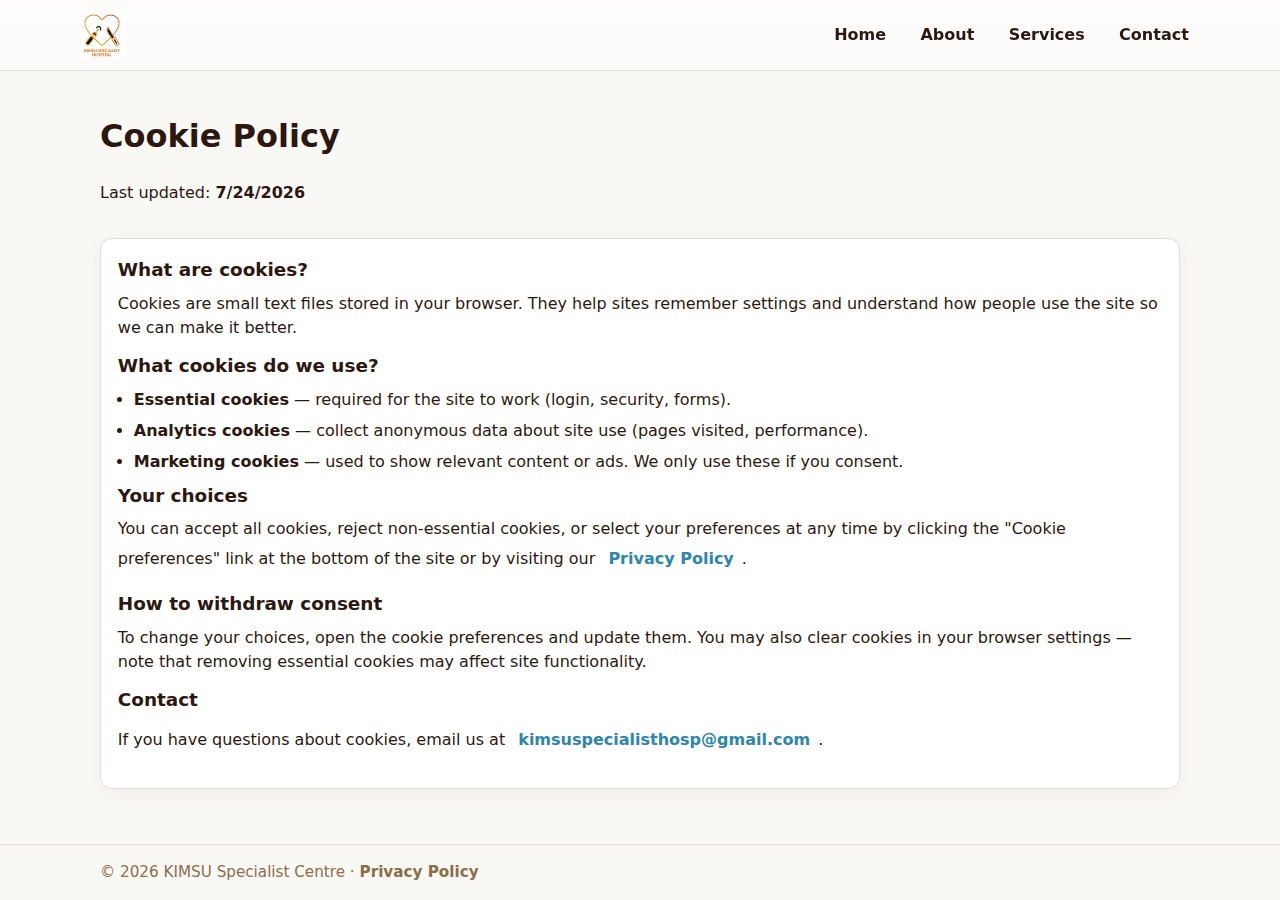
<file: cookie-policy.html>
<!doctype html>
<html lang="en">
<head>
  <meta charset="utf-8">
  <meta name="viewport" content="width=device-width,initial-scale=1">
  <title>Cookie Policy — KIMSU Specialist Centre</title>
  <link rel="stylesheet" href="css/main.css">
</head>
<body class="theme-light">
  <header class="header">
    <div class="wrap header-inner">
      <a class="logo" href="index.html"><img src="assets/images/logo-kimsu.svg" alt="KIMSU"></a>
      <nav class="nav" aria-label="Main">
        <ul>
          <li><a href="index.html">Home</a></li>
          <li><a href="about.html">About</a></li>
          <li><a href="services.html">Services</a></li>
          <li><a href="contact.html">Contact</a></li>
        </ul>
      </nav>
    </div>
  </header>

  <main class="wrap" role="main">
    <section class="page-header" data-animate>
      <h1>Cookie Policy</h1>
      <p class="muted">Last updated: <strong><span id="cookie-policy-date"></span></strong></p>
    </section>

    <section class="card" data-animate>
      <h2>What are cookies?</h2>
      <p>Cookies are small text files stored in your browser. They help sites remember settings and understand how people use the site so we can make it better.</p>

      <h2>What cookies do we use?</h2>
      <ul>
        <li><strong>Essential cookies</strong> — required for the site to work (login, security, forms).</li>
        <li><strong>Analytics cookies</strong> — collect anonymous data about site use (pages visited, performance).</li>
        <li><strong>Marketing cookies</strong> — used to show relevant content or ads. We only use these if you consent.</li>
      </ul>

      <h2>Your choices</h2>
      <p>You can accept all cookies, reject non-essential cookies, or select your preferences at any time by clicking the "Cookie preferences" link at the bottom of the site or by visiting our <a class="link" href="privacy.html">Privacy Policy</a>.</p>

      <h2>How to withdraw consent</h2>
      <p>To change your choices, open the cookie preferences and update them. You may also clear cookies in your browser settings — note that removing essential cookies may affect site functionality.</p>

      <h2>Contact</h2>
      <p>If you have questions about cookies, email us at <a class="link" href="mailto:kimsuspecialisthosp@gmail.com">kimsuspecialisthosp@gmail.com</a>.</p>
    </section>
  </main>

  <footer class="footer" role="contentinfo">
    <div class="wrap foot-bottom">
      <div>
        &copy; <span id="year"></span> KIMSU Specialist Centre ·
        <a href="privacy.html">Privacy Policy</a>
      </div>
    </div>
  </footer>

  <script>
    // set policy last-updated date
    document.getElementById('cookie-policy-date').textContent = new Date().toLocaleDateString();
  </script>
<script src="js/cookies.js"></script>
<script src="js/main.js"></script>
</body>
</html>
</file>
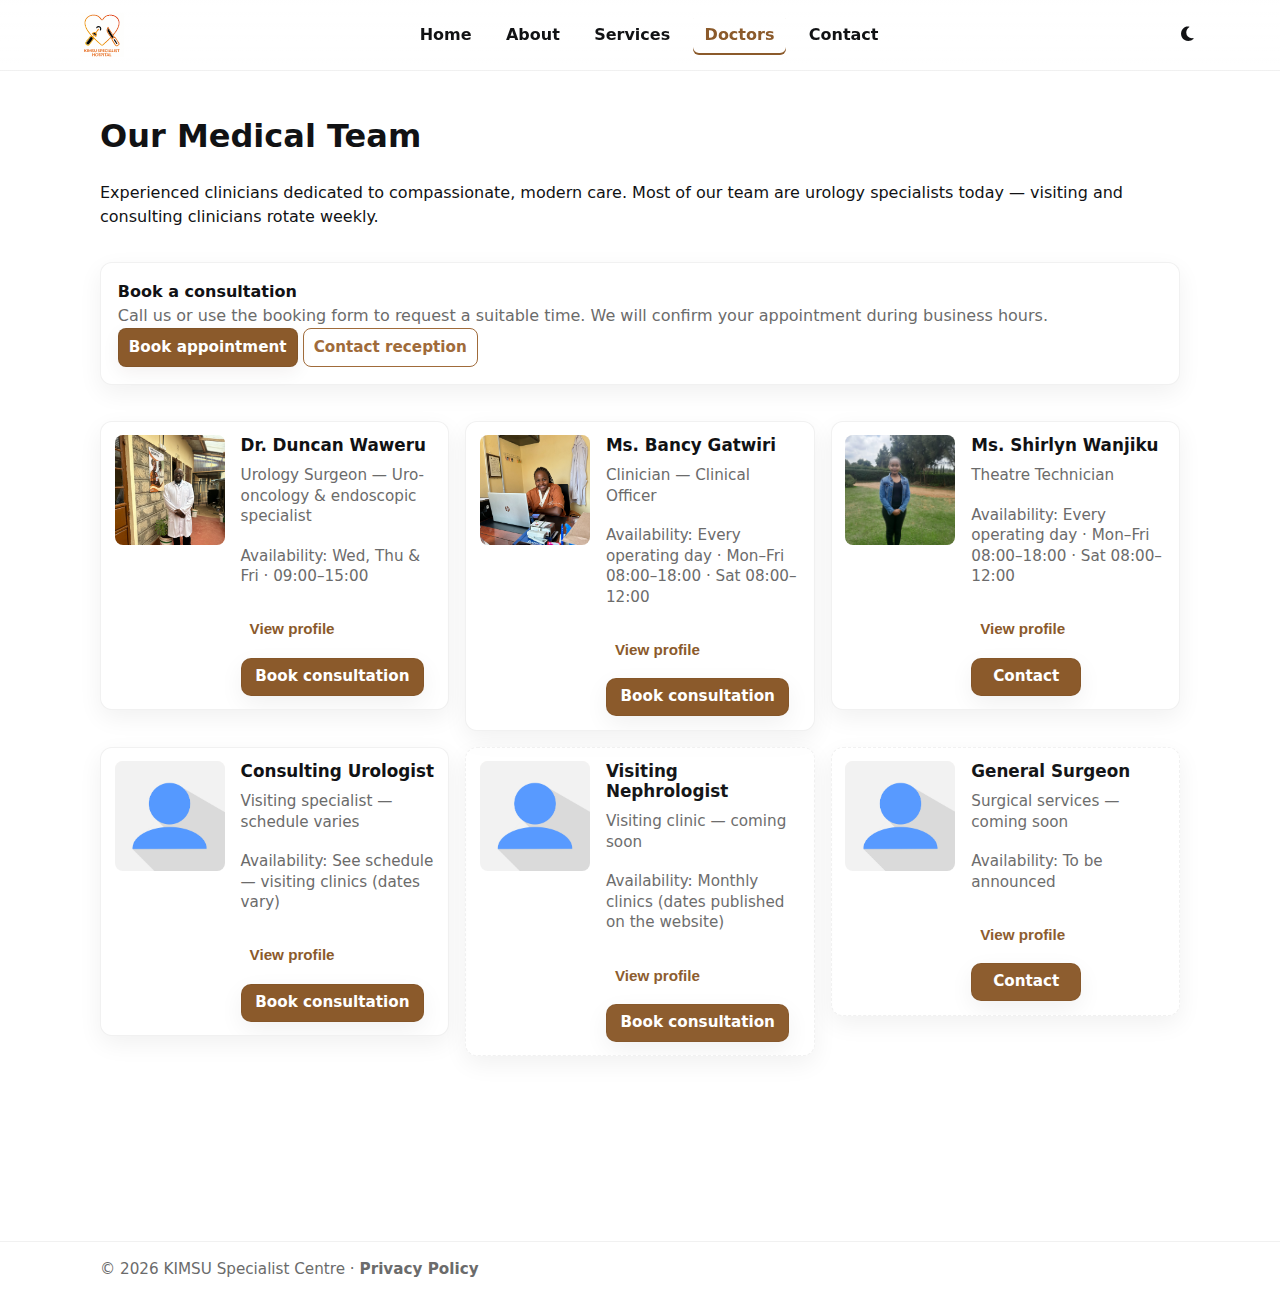
<file: doctors.html>
<!doctype html>
<html lang="en">
<head>
  <meta charset="utf-8" />
  <meta name="viewport" content="width=device-width,initial-scale=1" />
  <title>Doctors — KIMSU Specialist Centre</title>
  <meta name="description" content="Our medical team at KIMSU Specialist Centre." />
  <link rel="stylesheet" href="css/main.css">
  <link href="https://cdnjs.cloudflare.com/ajax/libs/font-awesome/6.5.1/css/all.min.css" rel="stylesheet">
  <style>
    /* --- Shared theme tokens (matches services.html) --- */
    :root{
      --accent-brown: #8B5A2B;        /* primary warm/brown accent */
      --accent-brown-2: #A06B3A;      /* secondary warm accent */
      --c-secondary: var(--accent-brown);
      --c-accent: var(--accent-brown-2);

      /* surface / text tokens (light mode defaults) */
      --c-bg: #ffffff;
      --c-surface: #ffffff;
      --c-border: rgba(17,17,17,0.06);
      --c-text: #111214;
      --c-text-muted: #6b6b6b;

      /* shadows & UI tokens */
      --shadow: 0 8px 24px rgba(17,12,8,0.06);
      --shadow-elev: 0 14px 40px rgba(17,12,8,0.08);

      /* page-specific tokens */
      --card-radius: 12px;
      --card-shadow: 0 8px 24px rgba(17,12,8,0.06);
      --card-shadow-elev: 0 14px 40px rgba(17,12,8,0.08);

      --transition: cubic-bezier(.2,.9,.2,1);

      /* convenience aliases used below */
      --accent: var(--c-secondary);
      --muted: var(--c-text-muted);
    }

    /* dark theme overrides (keeps look consistent with services.html) */
    body.theme-dark {
      --c-bg: #0b0f12;
      --c-surface: #0f1720;
      --c-border: rgba(255,255,255,0.05);
      --c-text: #e6eef6;
      --c-text-muted: #9aa0a6;

      --shadow: 0 10px 40px rgba(2,6,10,0.6);
      --card-shadow: 0 10px 28px rgba(2,6,10,0.45);
      --card-shadow-elev: 0 18px 48px rgba(2,6,10,0.55);

      --accent: #B88658;
      --muted: var(--c-text-muted);
    }

    /* --- Doctors page overrides: responsive layout, button formatting --- */

    /* Doctors grid: responsive columns */
    .doctors-grid {
      display: grid;
      grid-template-columns: repeat(3, 1fr);
      gap: 1rem;
      margin-top: 1rem;
    }
    /* Card look */
    .doctor-card {
      display: flex;
      gap: 1rem;
      align-items: stretch;
      background: var(--c-surface);
      border-radius: var(--card-radius);
      padding: 0.85rem;
      border: 1px solid var(--c-border);
      box-shadow: var(--card-shadow);
      transition: transform .12s var(--transition), box-shadow .12s var(--transition);
      min-height: 118px;
      color: var(--c-text);
    }
    .doctor-card:focus-within, .doctor-card:hover {
      transform: translateY(-4px);
      box-shadow: var(--card-shadow-elev);
    }

    /* Image */
    .doctor-media {
      flex: 0 0 110px;
      height: 110px;
      overflow: hidden;
      border-radius: 8px;
      background: linear-gradient(180deg, rgba(250,245,240,0.8), transparent);
      display:flex;
      align-items:center;
      justify-content:center;
    }
    .doctor-media img {
      width:100%;
      height:100%;
      display:block;
      object-fit: cover;
      object-position: 50% 24%;
    }

    /* Body */
    .doctor-body {
      flex: 1 1 auto;
      display:flex;
      flex-direction:column;
      gap:0.35rem;
      min-width:0; /* allow truncation */
      color: var(--c-text);
    }
    .doctor-body h3 { margin:0; font-size:1.05rem; color:var(--c-text); }
    .doctor-body .muted { color: var(--muted); margin:0; font-size:0.95rem; }

    /* Actions: side-by-side and aligned right on wide screens */
    .doctor-actions {
      margin-top: 0.5rem;
      display:flex;
      gap:0.6rem;
      align-items:center;
      flex-wrap:wrap;
    }
    /* ensure buttons don't wrap their text */
    .doctor-actions .btn, .doctor-actions .link-btn {
      white-space: nowrap;
    }

    /* Buttons (use shared tokens) */
    .btn {
      background: var(--accent);
      color: #fff;
      border: 1px solid rgba(0,0,0,0.06);
      padding: 8px 12px;
      border-radius: 8px;
      display:inline-flex;
      align-items:center;
      gap:0.5rem;
      text-decoration:none;
    }
    .btn.small { padding:8px 12px; font-size:0.95rem; border-radius:8px; }
    .btn.outline {
      background: transparent;
      color: var(--accent);
      border: 1px solid var(--accent);
      box-shadow:none;
    }

    /* link-btn style: subtle text button */
    .link-btn {
      background: transparent;
      border: none;
      color: var(--accent);
      cursor: pointer;
      font-weight:700;
      padding: 6px 8px;
      border-radius: 8px;
    }
    .link-btn:hover, .link-btn:focus { text-decoration:underline; outline: none; }

    /* smaller footprint for placeholder cards */
    .doctor-card.placeholder { opacity: 0.98; }

    /* Modal tweaks */
    .modal .modal-panel {
      background: var(--c-surface);
      border-radius: 12px;
      padding: 1rem;
      border: 1px solid var(--c-border);
      box-shadow: 0 20px 50px rgba(10,10,10,0.25);
      max-width: 720px;
      width: calc(100% - 32px);
      color: var(--c-text);
    }
    .modal .modal-close { font-size: 20px; color: var(--c-text); background: transparent; border: none; }

    /* Responsive behavior */
    @media (max-width: 1024px) {
      .doctors-grid { grid-template-columns: repeat(2, 1fr); }
      .doctor-card { flex-direction: row; }
      .doctor-media { flex-basis: 96px; height: 96px; }
    }
    @media (max-width: 640px) {
      .doctors-grid { grid-template-columns: 1fr; }
      .doctor-card { gap:0.75rem; padding:0.7rem; align-items:flex-start; }
      .doctor-media { flex-basis: 88px; height: 88px; }
      .doctor-body h3 { font-size: 1rem; }
      .doctor-body .muted { font-size:0.9rem; }
    }

    /* Dark mode tweaks for doctors page elements */
    .theme-dark .doctor-card {
      background: linear-gradient(180deg, rgba(255,255,255,0.02), rgba(255,255,255,0.01));
      border: 1px solid var(--c-border);
      color: var(--c-text);
      box-shadow: 0 8px 22px rgba(0,0,0,0.35);
    }
    .theme-dark .doctor-media { background: linear-gradient(180deg, rgba(255,255,255,0.02), transparent); }
    .theme-dark .doctor-body .muted { color: var(--muted); }
    .theme-dark .modal .modal-panel { background: var(--c-surface); color:var(--c-text); border:1px solid var(--c-border); box-shadow: 0 18px 48px rgba(0,0,0,0.6); }

    /* Accessibility focus */
    .doctor-card:focus { outline: 3px solid rgba(139,90,43,0.12); outline-offset: 3px; }

    /* ensure footer year shows */
    #year { font-weight:600; }
  </style>
</head>
<body class="theme-light">

  <header class="header">
    <div class="wrap header-inner">
      <a class="logo" href="index.html"><img src="assets/images/logo-kimsu.svg" alt="KIMSU"></a>
      <nav class="nav" aria-label="Main">
        <ul>
          <li><a href="index.html">Home</a></li>
          <li><a href="about.html">About</a></li>
          <li><a href="services.html">Services</a></li>
          <li><a href="doctors.html" class="active">Doctors</a></li>
          <li><a href="contact.html">Contact</a></li>
        </ul>
      </nav>
      <div class="header-controls">
        <button id="btn-theme-4" class="btn-icon" aria-label="Toggle theme"><i class="fa fa-moon"></i></button>
        <button id="btn-nav-4" class="btn-icon mobile-only" aria-label="Open menu"><i class="fa fa-bars"></i></button>
      </div>
    </div>
  </header>

  <main class="wrap">
    <section class="page-header" data-animate>
      <h1>Our Medical Team</h1>
      <p>Experienced clinicians dedicated to compassionate, modern care. Most of our team are urology specialists today — visiting and consulting clinicians rotate weekly.</p>
    </section>

    <!-- Short intro with CTA -->
    <section class="card intro-cta" data-animate>
      <div>
        <strong>Book a consultation</strong>
        <p class="muted" style="margin:0">Call us or use the booking form to request a suitable time. We will confirm your appointment during business hours.</p>
      </div>
      <div class="intro-actions">
        <a class="btn small" href="appointments.html">Book appointment</a>
        <a class="btn outline small" href="contact.html">Contact reception</a>
      </div>
    </section>

    <!-- Doctors grid -->
    <section class="doctors-grid" data-animate aria-label="Doctors list">

      <!-- Dr. Duncan Waweru (corrected name) -->
      <article class="doctor-card" tabindex="0"
               data-name="Dr. Duncan Waweru"
               data-title="Urology Surgeon"
               data-qual="MBChB, MMed (Urology), PhD (Health Systems Management), Fellowship (Uro-oncology)"
               data-exp="15 years"
               data-languages="English, Kiswahili"
               data-bio="Dr Duncan Waweru is an experienced urology surgeon with a special interest in uro-oncology and minimally invasive endoscopic procedures. Over a 15-year career he has helped thousands of patients using modern techniques to remove stones, treat prostate problems and manage complex urinary tract conditions. He completed MBChB and a Master of Medicine in Urology, and later a PhD in Health Systems Management — blending clinical skill with a systems view of care delivery. Patients describe him as calm, thorough and good at explaining options in plain language. Outside the clinic he teaches junior doctors and works on improving surgical services in the region.">
        <div class="doctor-media">
          <img src="assets/images/doctor-1.jpg" alt="Dr. Duncan Waweru">
        </div>

        <div class="doctor-body">
          <h3>Dr. Duncan Waweru</h3>
          <p class="muted small">Urology Surgeon — Uro-oncology & endoscopic specialist</p>
          <p class="muted">Availability: Wed, Thu & Fri · 09:00–15:00</p>

          <div class="doctor-actions">
            <button class="link-btn" data-action="view-profile">View profile</button>
            <a class="btn small" data-action="book" href="appointments.html">Book consultation</a>
          </div>
        </div>
      </article>

      <!-- Ms. Bancy Gatwiri (Clinician) -->
      <article class="doctor-card" tabindex="0"
               data-name="Ms. Bancy Gatwiri"
               data-title="Clinician"
               data-qual="Clinical Officer"
               data-exp="5 years"
               data-languages="English, Kiswahili, Meru"
               data-bio="Bancy is a clinician who sees patients for general urology follow-up visits, basic outpatient care and pre-procedure checks. With five years of clinical experience she is skilled at taking a clear medical history, performing focused examinations and coordinating tests. Bancy speaks Meru in addition to Kiswahili and English — many patients find this helpful when explaining symptoms and understanding care instructions. She is on site during all clinic operating hours to assist with triage, routine care and patient education.">
        <div class="doctor-media">
          <img src="assets/images/doctor-5.jpg" alt="Ms. Bancy Gatwiri">
        </div>

        <div class="doctor-body">
          <h3>Ms. Bancy Gatwiri</h3>
          <p class="muted small">Clinician — Clinical Officer</p>
          <p class="muted">Availability: Every operating day · Mon–Fri 08:00–18:00 · Sat 08:00–12:00</p>

          <div class="doctor-actions">
            <button class="link-btn" data-action="view-profile">View profile</button>
            <a class="btn small" data-action="book" href="appointments.html">Book consultation</a>
          </div>
        </div>
      </article>


      <!-- Shirlyn Wanjiku (theatre technician) -->
      <article class="doctor-card" tabindex="0"
               data-name="Shirlyn Wanjiku"
               data-title="Theatre Technician"
               data-qual="Certified Theatre Technician"
               data-exp="4 years"
               data-languages="English, Kiswahili"
               data-bio="Shirlyn is our theatre technician who makes sure the operating room runs safely and smoothly. With four years of hands-on experience, she prepares instruments, maintains sterile technique and supports surgeons during procedures. Shirlyn is practical, calm under pressure and excellent at helping patients understand what to expect before and after their procedure.">
        <div class="doctor-media">
          <img src="assets/images/doctor-4.jpg" alt="Ms. Shirlyn Wanjiku">
        </div>

        <div class="doctor-body">
          <h3>Ms. Shirlyn Wanjiku</h3>
          <p class="muted small">Theatre Technician</p>
          <p class="muted">Availability: Every operating day · Mon–Fri 08:00–18:00 · Sat 08:00–12:00</p>

          <div class="doctor-actions">
            <button class="link-btn" data-action="view-profile">View profile</button>
            <a class="btn small" data-action="book" href="contact.html">Contact</a>
          </div>
        </div>
      </article>

      <!-- Consulting Urologist (generic rotating clinician) -->
      <article class="doctor-card" tabindex="0"
               data-name=""
               data-title="Consulting Urologist"
               data-qual="Visiting consultant (varies)"
               data-exp="Varies"
               data-languages="English, Kiswahili"
               data-bio="Our consulting urology clinic is staffed by visiting specialists. The clinician on duty may vary week to week — we bring experienced urologists to run consult clinics so patients get access to specialist care locally. Check the schedule or contact reception for the name of this week's consulting urologist and their clinic times.">
        <div class="doctor-media">
          <img src="assets/images/placeholder.png" alt="Consulting Urologist">
        </div>

        <div class="doctor-body">
          <h3>Consulting Urologist</h3>
          <p class="muted small">Visiting specialist — schedule varies</p>
          <p class="muted">Availability: See schedule — visiting clinics (dates vary)</p>

          <div class="doctor-actions">
            <button class="link-btn" data-action="view-profile">View profile</button>
            <a class="btn small" data-action="book" href="appointments.html">Book consultation</a>
          </div>
        </div>
      </article>

      <!-- Placeholder / coming soon: show only title (no personal name in tile) -->
      <article class="doctor-card placeholder" tabindex="0"
               data-name="Visiting Nephrologist"
               data-title="Visiting Nephrologist"
               data-qual="MBChB, MMed (Nephrology)"
               data-exp="10 years"
               data-languages="English, Kiswahili"
               data-bio="A visiting nephrologist will run monthly clinics for patients with kidney disease. Dates will be published on this site and at reception; the visiting specialist will focus on diagnosing and stabilising chronic kidney conditions and advising on further care.">
        <div class="doctor-media">
          <img src="assets/images/placeholder.png" alt="Visiting Nephrologist">
        </div>

        <div class="doctor-body">
          <h3>Visiting Nephrologist</h3>
          <p class="muted small">Visiting clinic — coming soon</p>
          <p class="muted">Availability: Monthly clinics (dates published on the website)</p>

          <div class="doctor-actions">
            <button class="link-btn" data-action="view-profile">View profile</button>
            <a class="btn small" data-action="book" href="appointments.html">Book consultation</a>
          </div>
        </div>
      </article>

      <article class="doctor-card placeholder" tabindex="0"
               data-name="General Surgeon"
               data-title="General Surgeon"
               data-qual="MBChB, MMed (Surgery)"
               data-exp="11 years"
               data-languages="English, Kiswahili"
               data-bio="A general surgeon will provide minor and major surgical care when our surgical services are available. The visiting surgeon will support emergency and elective operations and collaborate with our theatre team on perioperative care.">
        <div class="doctor-media">
          <img src="assets/images/placeholder.png" alt="General Surgeon">
        </div>

        <div class="doctor-body">
          <h3>General Surgeon</h3>
          <p class="muted small">Surgical services — coming soon</p>
          <p class="muted">Availability: To be announced</p>

          <div class="doctor-actions">
            <button class="link-btn" data-action="view-profile">View profile</button>
            <a class="btn small" data-action="book" href="contact.html">Contact</a>
          </div>
        </div>
      </article>

    </section>

    <!-- Small FAQ / notes about booking -->
    <section class="wrap" data-animate style="margin-top:1rem;">
      <div class="card">
        <h3>Booking & appointments</h3>
        <p class="muted">We accept walk-ins for simple check-ups but recommend booking in advance to avoid waits. For surgical procedures we will schedule a detailed consultation and pre-op checks.</p>
      </div>
    </section>
  </main>

  <!-- Doctor profile modal (single, populated dynamically) -->
  <div id="doctor-modal" class="modal" aria-hidden="true" role="dialog" aria-modal="true" aria-labelledby="doctor-name">
    <div class="modal-panel" role="document" tabindex="-1">
      <button class="modal-close" aria-label="Close modal">×</button>
      <div style="display:flex; gap:1rem; align-items:flex-start; flex-wrap:wrap;">
        <div style="flex:0 0 110px;">
          <img id="doctor-image" src="assets/images/placeholder.png" alt="" style="width:110px; height:110px; object-fit:cover; border-radius:8px;"/>
        </div>
        <div style="flex:1 1 240px;">
          <h3 id="doctor-name">Doctor Name</h3>
          <p id="doctor-title" class="muted">Title & qualifications</p>
          <p id="doctor-experience" class="muted" style="margin-top:0.2rem;"></p>
          <p id="doctor-languages" class="muted"></p>
          <div id="doctor-bio" style="margin-top:0.6rem; color:var(--c-text)"></div>
          <div style="margin-top:0.7rem; display:flex; gap:0.6rem;">
            <a id="modal-book" class="btn small" href="appointments.html">Book consultation</a>
            <a id="modal-contact" class="btn outline small" href="contact.html">Contact</a>
          </div>
        </div>
      </div>
    </div>
  </div>

  <!-- FOOTER -->
  <footer class="footer" role="contentinfo">
    <div class="wrap foot-bottom">
      <div>
        &copy; <span id="year"></span> KIMSU Specialist Centre ·
        <a href="privacy.html">Privacy Policy</a>
      </div>
    </div>
  </footer>

  <!-- Script: modal + button wiring (view profile + prefill booking) -->
  <script>
    (function(){
      // tiny helper to set current year
      const y = new Date().getFullYear();
      document.getElementById('year')?.replaceWith(document.createTextNode(y));

      // Modal elements
      const modal = document.getElementById('doctor-modal');
      const closeBtns = modal ? modal.querySelectorAll('.modal-close') : [];
      const modalImage = document.getElementById('doctor-image');
      const modalName = document.getElementById('doctor-name');
      const modalTitle = document.getElementById('doctor-title');
      const modalExp = document.getElementById('doctor-experience');
      const modalLang = document.getElementById('doctor-languages');
      const modalBio = document.getElementById('doctor-bio');
      const modalBook = document.getElementById('modal-book');

      // Event delegation for buttons in doctor cards
      document.addEventListener('click', function(e){
        const t = e.target;
        // View profile button
        if(t && t.matches && t.matches('[data-action="view-profile"], [data-action="view-profile"] *')) {
          e.preventDefault();
          const card = t.closest('.doctor-card');
          if(card) openModalFromCard(card);
        }
        // Book button
        if(t && t.matches && t.matches('[data-action="book"], [data-action="book"] *')) {
          // if the booking link is on the same page, prefill doctor param
          const card = t.closest('.doctor-card');
          const anchor = t.closest('a[data-action="book"]') || (t.tagName === 'A' && t);
          if(card && anchor) {
            const name = card.dataset.name || '';
            if(name || card.dataset.title) {
              const base = anchor.getAttribute('href') || 'appointments.html';
              if(base.indexOf('appointments.html') !== -1) {
                anchor.href = `appointments.html?doctor=${encodeURIComponent(name || card.dataset.title)}`;
              }
            }
          }
        }
      });

      // open modal with card data
      function openModalFromCard(card){
        if(!modal) return;
        const img = card.querySelector('img');
        const name = card.dataset.name || '';
        const title = card.dataset.title || '';
        const qual = card.dataset.qual || '';
        const exp = card.dataset.exp || '';
        const langs = card.dataset.languages || '';
        const bio = card.dataset.bio || '';

        modalImage.src = img ? img.src : 'assets/images/placeholder.png';
        modalImage.alt = name || title || 'Clinician';
        // Show the name if available; otherwise show the title as header
        modalName.textContent = name || title;
        modalTitle.textContent = (name ? title : '') + (qual ? (name ? ' · ' : '') + qual : '');
        modalExp.textContent = exp ? ('Experience: ' + exp) : '';
        modalLang.textContent = langs ? ('Languages: ' + langs) : '';
        modalBio.textContent = bio;

        // Pre-fill modal book link (use title if name missing)
        modalBook.href = `appointments.html?doctor=${encodeURIComponent(name || title)}`;

        modal.setAttribute('aria-hidden','false');
        document.body.style.overflow = 'hidden';
        const panel = modal.querySelector('.modal-panel');
        if(panel) panel.focus();
      }

      function closeModal(){
        if(!modal) return;
        modal.setAttribute('aria-hidden','true');
        document.body.style.overflow = '';
      }

      closeBtns.forEach(b => b.addEventListener('click', closeModal));
      modal?.addEventListener('click', (e) => { if(e.target === modal) closeModal(); });
      document.addEventListener('keydown', (e) => { if(e.key === 'Escape') closeModal(); });

      // keyboard: Enter on focused doctor-card opens profile
      document.querySelectorAll('.doctor-card').forEach(card => {
        card.addEventListener('keydown', (e) => {
          if(e.key === 'Enter' || e.key === ' ') {
            e.preventDefault();
            openModalFromCard(card);
          }
        });
      });

      // Theme toggle button (keeps page consistent with site)
      document.getElementById('btn-theme-4')?.addEventListener('click', () => {
        const html = document.documentElement;
        if(html.classList.contains('theme-dark')) {
          html.classList.remove('theme-dark'); html.classList.add('theme-light');
        } else {
          html.classList.remove('theme-light'); html.classList.add('theme-dark');
        }
      });
    })();
  </script>

  <!-- Cookie + main scripts -->
  <script src="js/cookies.js"></script>
  <script src="js/main.js"></script>
</body>
</html>
</file>
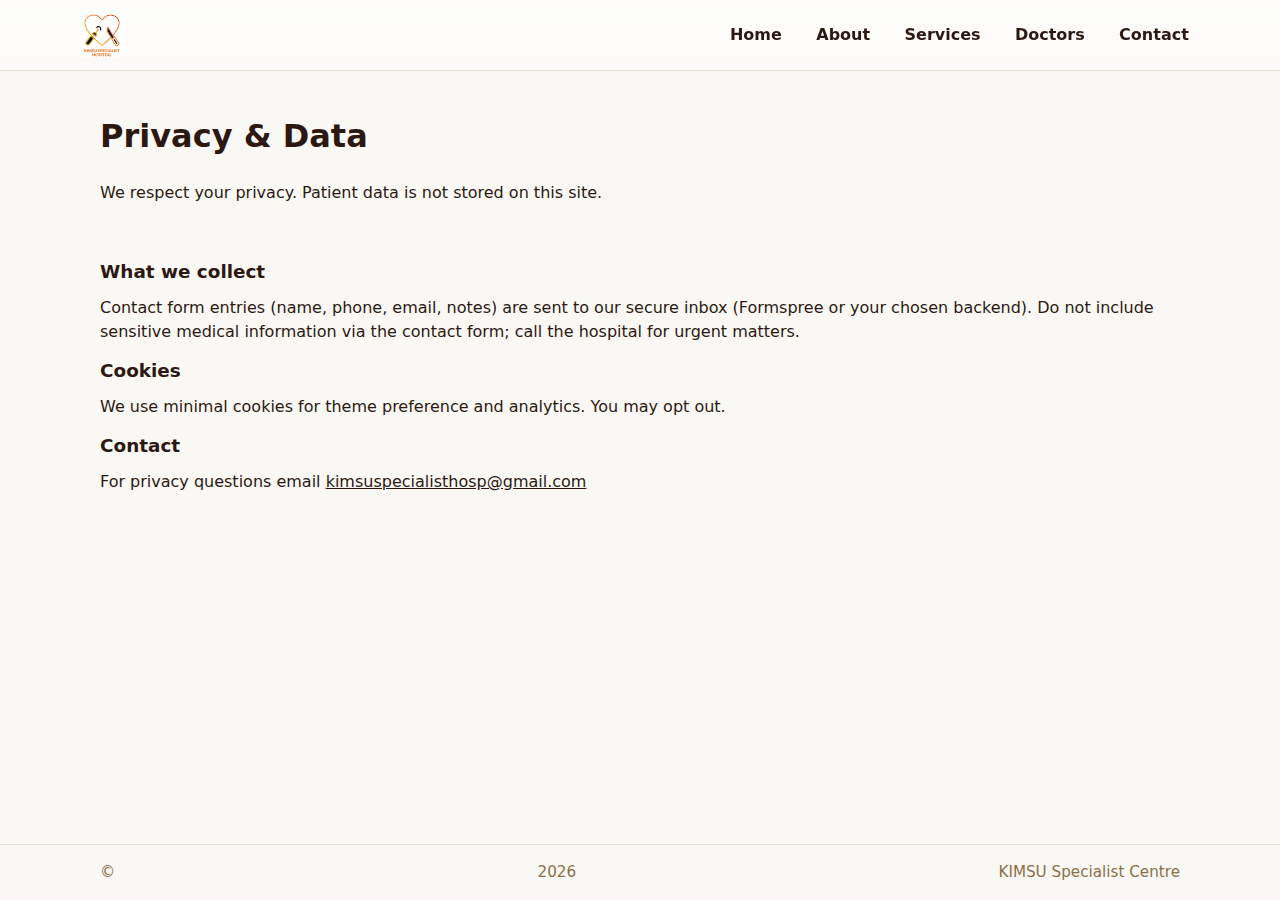
<file: privacy.html>
<!doctype html>
<html lang="en">
<head>
  <meta charset="utf-8"><meta name="viewport" content="width=device-width,initial-scale=1">
  <title>Privacy — KIMSU Specialist Centre</title>
  <link rel="stylesheet" href="css/main.css">
</head>
<body class="theme-light">
  <header class="header">
    <div class="wrap header-inner">
      <a class="logo" href="index.html"><img src="assets/images/logo-kimsu.svg" alt="KIMSU"></a>
      <nav class="nav" aria-label="Main">
        <ul>
          <li><a href="index.html">Home</a></li><li><a href="about.html">About</a></li>
          <li><a href="services.html">Services</a></li><li><a href="doctors.html">Doctors</a></li>
          <li><a href="contact.html">Contact</a></li>
        </ul>
      </nav>
    </div>
  </header>

  <main class="wrap">
    <section class="page-header"><h1>Privacy & Data</h1><p>We respect your privacy. Patient data is not stored on this site.</p></section>

    <section>
      <h2>What we collect</h2>
      <p>Contact form entries (name, phone, email, notes) are sent to our secure inbox (Formspree or your chosen backend). Do not include sensitive medical information via the contact form; call the hospital for urgent matters.</p>
      <h2>Cookies</h2>
      <p>We use minimal cookies for theme preference and analytics. You may opt out.</p>
      <h2>Contact</h2>
      <p>For privacy questions email <a href="mailto:kimsuspecialisthosp@gmail.com">kimsuspecialisthosp@gmail.com</a></p>
    </section>
  </main>

  <footer class="footer"><div class="wrap foot-bottom">&copy; <span id="year7"></span> KIMSU Specialist Centre</div></footer>
  <script src="js/main.js"></script>
</body>
</html>
</file>
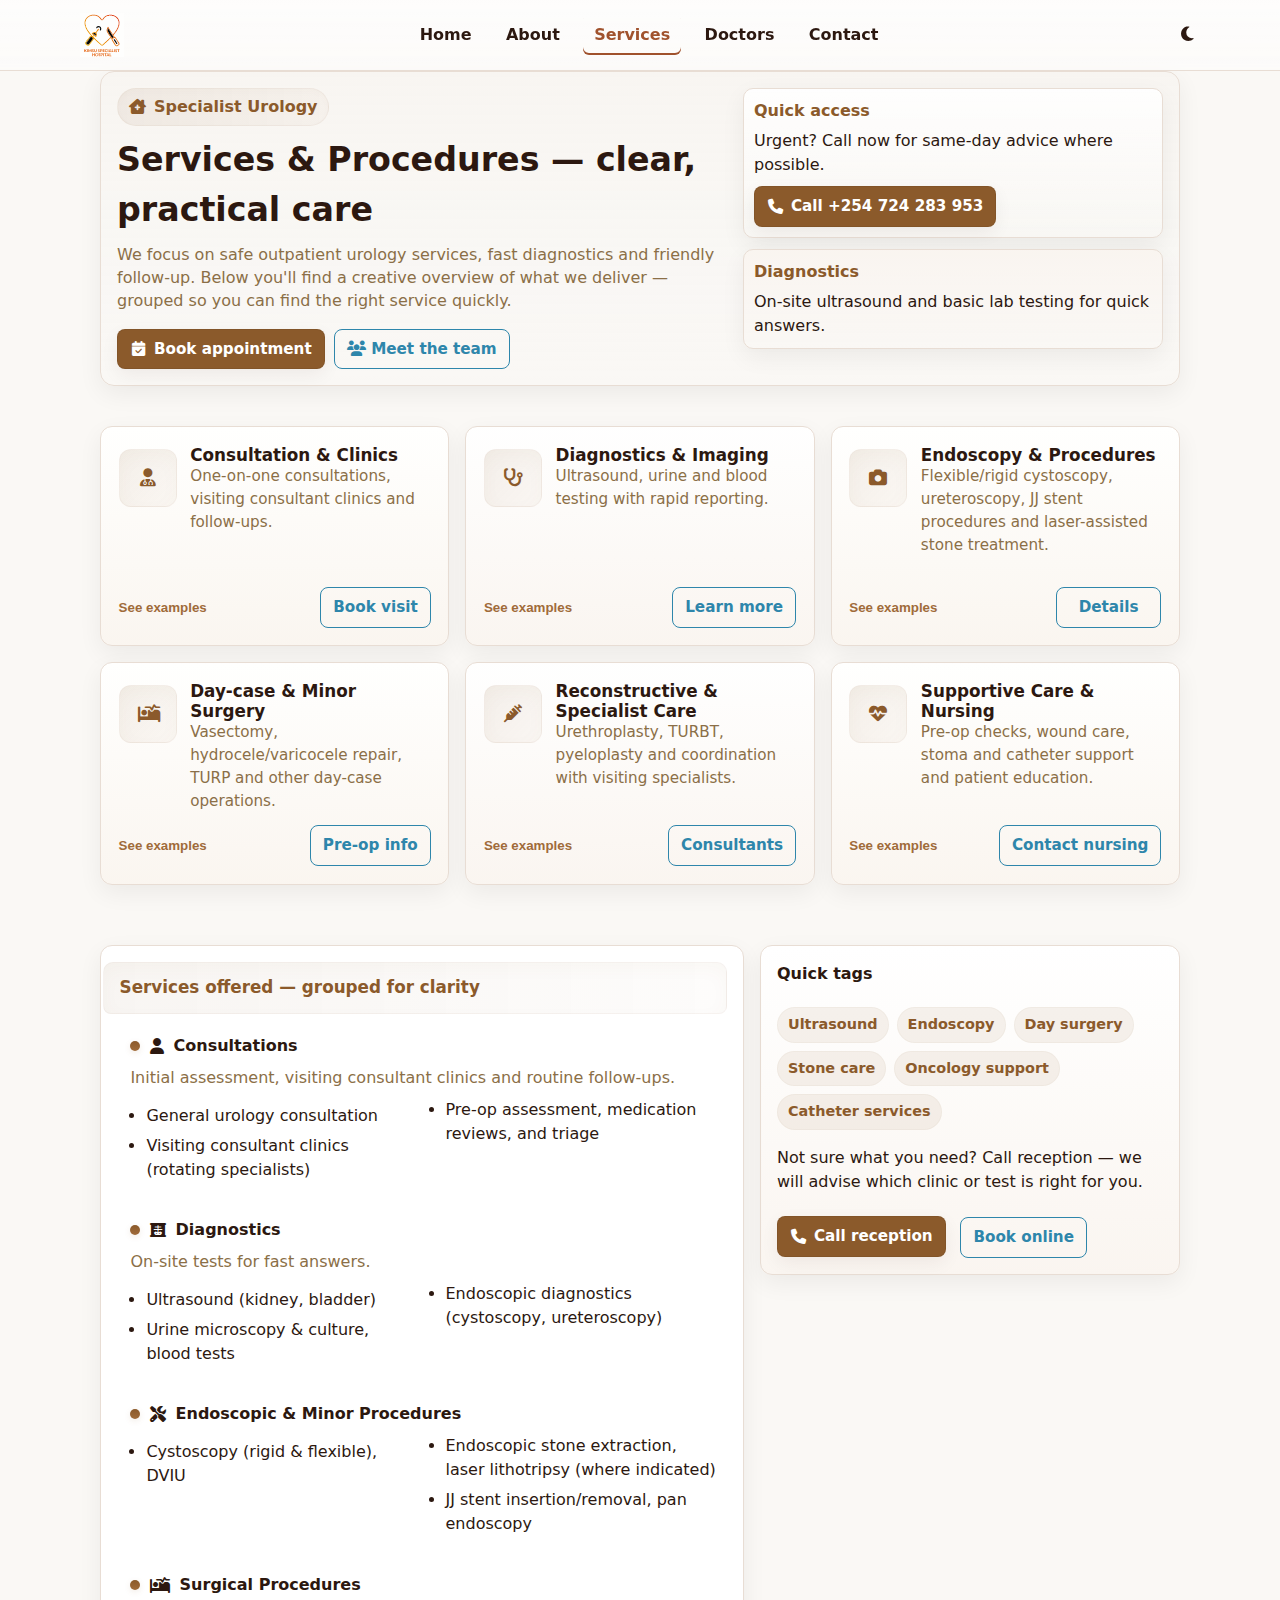
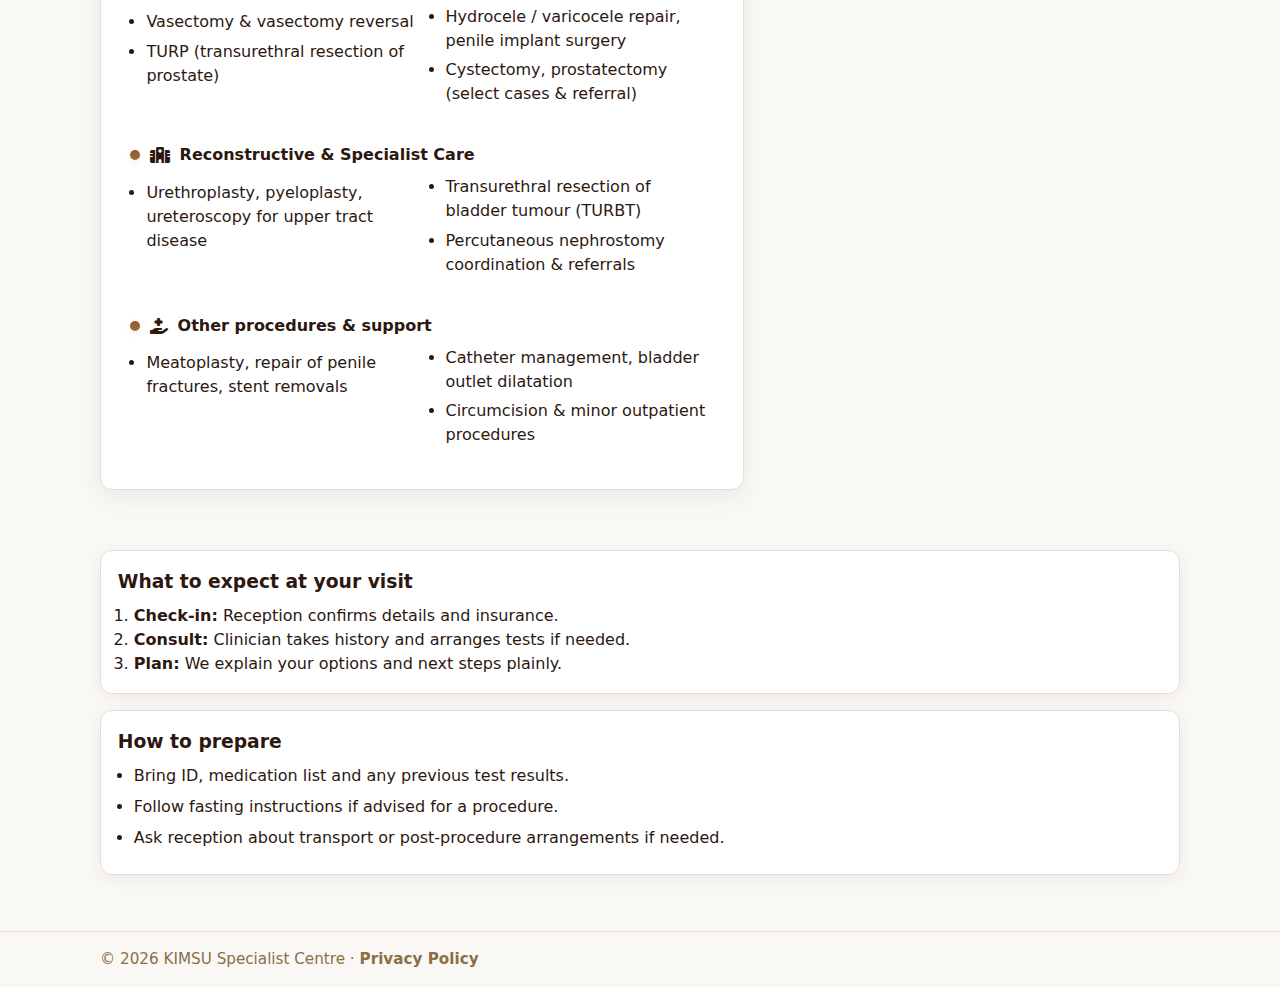
<file: services.html>
<!doctype html>
<html lang="en">
<head>
  <meta charset="utf-8" />
  <meta name="viewport" content="width=device-width,initial-scale=1" />
  <title>Services — KIMSU Specialist Centre</title>
  <meta name="description" content="Services at KIMSU Specialist Centre — urology and patient care services." />
  <link rel="icon" href="assets/images/logo-kimsu.svg" type="image/svg+xml">
  <link rel="stylesheet" href="css/main.css">
  <link href="https://cdnjs.cloudflare.com/ajax/libs/font-awesome/6.5.1/css/all.min.css" rel="stylesheet">
  <style>
    /* --- Theme overrides & creative styling --- */
    :root{
      --accent-brown: #8B5A2B; /* main warm/brown accent */
      --accent-brown-2: #A06B3A;
      --glass: rgba(255,255,255,0.6);
      --card-bg: var(--c-surface, #fff);
      --muted: var(--c-text-muted, #6b6b6b);
      --shadow-soft: 0 8px 24px rgba(17,12,8,0.06);
      --shadow-strong: 0 12px 36px rgba(17,12,8,0.09);
      --radius-lg: 14px;
    }

    /* Page hero */
    .page-hero {
      display:grid;
      grid-template-columns: 1fr 420px;
      gap:1.25rem;
      align-items:stretch;
      margin: 0 auto 1.25rem;
      max-width:1200px;
      padding: 1rem;
      border-radius: var(--radius-lg);
      background: linear-gradient(180deg, rgba(235,230,225,0.15), rgba(255,255,255,0.02));
      border:1px solid var(--c-border);
      box-shadow: var(--shadow-soft);
    }
    .page-hero .hero-left h1 { margin:0 0 0.5rem; font-size:clamp(1.6rem, 2.6vw, 2.2rem); }
    .page-hero .hero-left p.lead { margin:0 0 1rem; color:var(--muted); line-height:1.45; }
    .hero-kicker {
      display:inline-flex;
      gap:0.5rem;
      align-items:center;
      padding:6px 10px;
      background: linear-gradient(90deg, rgba(139,90,43,0.08), rgba(160,100,50,0.03));
      color:var(--accent-brown);
      border-radius:999px;
      font-weight:700;
      border:1px solid rgba(139,90,43,0.06);
      margin-bottom:0.6rem;
    }
    .hero-actions { display:flex; gap:0.6rem; margin-top:0.7rem; flex-wrap:wrap; }

    /* Brown buttons */
    .btn {
      --btn-padding: 10px 16px;
      display:inline-flex;
      align-items:center;
      gap:0.6rem;
      padding: var(--btn-padding);
      border-radius:10px;
      border: 1px solid rgba(0,0,0,0.06);
      background: var(--accent-brown);
      color: #fff;
      font-weight:600;
      text-decoration:none;
      transition: transform .12s ease, box-shadow .12s ease;
      box-shadow: 0 4px 12px rgba(139,90,43,0.12);
    }
    .btn:hover { transform: translateY(-3px); box-shadow: var(--shadow-strong); }
    .btn.outline {
      background: transparent;
      color: var(--accent-brown);
      border: 1px solid var(--accent-brown);
      box-shadow:none;
    }
    .btn.small { padding:8px 12px; font-size:0.95rem; border-radius:8px; }

    /* Services grid */
    .service-grid {
      display:grid;
      grid-template-columns: repeat(3, 1fr);
      gap:1rem;
      margin:1.25rem 0;
      max-width:1200px;
      margin-left:auto;
      margin-right:auto;
    }
    .service-card {
      background: linear-gradient(180deg, rgba(255,255,255,0.95), rgba(250,245,240,0.95));
      border-radius:12px;
      padding:1.1rem;
      border: 1px solid var(--c-border);
      box-shadow: var(--shadow-soft);
      display:flex;
      flex-direction:column;
      gap:0.8rem;
      min-height:220px;
    }
    .service-card .icon {
      width:58px; height:58px; border-radius:12px; display:grid; place-items:center;
      background: linear-gradient(135deg, rgba(139,90,43,0.09), rgba(160,100,50,0.03));
      color:var(--accent-brown);
      font-size:22px;
      border:1px solid rgba(139,90,43,0.06);
    }
    .service-card h3 { margin:0; font-size:1.05rem; }
    .service-card p.muted { color:var(--muted); margin:0; font-size:0.95rem; }
    .service-card .card-foot { margin-top:auto; display:flex; gap:0.6rem; align-items:center; }

    /* Accordion details (hidden by default) */
    .acc-toggle {
      background: transparent;
      border: none;
      color: var(--accent-brown-2);
      font-weight:700;
      cursor:pointer;
      display:inline-flex;
      align-items:center;
      gap:0.5rem;
      padding:6px 0;
    }
    .acc-panel { margin-top:0.6rem; color:var(--muted); line-height:1.45; }
    .acc-panel ul { margin:0.6rem 0 0 1.05rem; }

    /* Big grouped "Services offered" creative list */
    .services-full {
      max-width:1200px;
      margin:1.25rem auto;
      display:grid;
      grid-template-columns: 1fr 420px;
      gap:1rem;
      align-items:start;
    }
    .services-list {
      background: var(--card-bg);
      border-radius:12px;
      padding:1rem;
      border:1px solid var(--c-border);
      box-shadow: var(--shadow-soft);
    }
    .service-group { margin-bottom:1rem; }
    .service-group h4 { margin:0 0 0.5rem; display:flex; align-items:center; gap:0.6rem; }
    .service-group p.lead { margin:0 0 0.5rem; color:var(--muted); }
    .service-group ul { margin:0; padding-left:1rem; }
    .service-group li { margin:0.35rem 0; }

    /* Right column: quick tags + contact CTA */
    .quick-aside {
      border-radius:12px;
      padding:1rem;
      background: linear-gradient(180deg, rgba(255,255,255,0.98), rgba(250,245,240,0.98));
      border:1px solid var(--c-border);
      box-shadow: var(--shadow-soft);
    }
    .quick-aside h4 { margin-top:0; }
    .tag-list { display:flex; flex-wrap:wrap; gap:0.5rem; margin-top:0.6rem; }
    .tag { padding:6px 10px; border-radius:999px; background:rgba(139,90,43,0.08); color:var(--accent-brown); font-weight:700; font-size:0.9rem; }

    /* Responsive */
    @media (max-width: 1024px) {
      .page-hero { grid-template-columns: 1fr; }
      .services-grid { grid-template-columns: repeat(2, 1fr); }
      .services-full { grid-template-columns: 1fr; }
    }
    @media (max-width: 640px) {
      .services-grid { grid-template-columns: 1fr; }
      .service-card { min-height: unset; }
      .page-hero { padding:0.8rem; border-radius:10px; }
    }

    /* subtle accessibility / focus */
    .acc-toggle:focus, .btn:focus { outline: 3px solid rgba(139,90,43,0.14); outline-offset:3px; border-radius:8px; }
  </style>
</head>
<body class="theme-light" itemscope itemtype="https://schema.org/MedicalBusiness">

  <header class="header">
    <div class="wrap header-inner">
      <a class="logo" href="index.html"><img src="assets/images/logo-kimsu.svg" alt="KIMSU"></a>
      <nav class="nav" aria-label="Main">
        <ul>
          <li><a href="index.html">Home</a></li>
          <li><a href="about.html">About</a></li>
          <li><a href="services.html" class="active">Services</a></li>
          <li><a href="doctors.html">Doctors</a></li>
          <li><a href="contact.html">Contact</a></li>
        </ul>
      </nav>
      <div class="header-controls">
        <button id="btn-theme-2" class="btn-icon" aria-label="Toggle theme"><i class="fa fa-moon"></i></button>
        <button id="btn-nav-2" class="btn-icon mobile-only" aria-label="Open menu"><i class="fa fa-bars"></i></button>
      </div>
    </div>
  </header>

  <main class="wrap" role="main">

    <!-- Hero -->
    <section class="page-hero" aria-labelledby="services-hero">
      <div class="hero-left">
        <div class="hero-kicker"><i class="fa fa-clinic-medical"></i><span>Specialist Urology</span></div>
        <h1 id="services-hero">Services & Procedures — clear, practical care</h1>
        <p class="lead">We focus on safe outpatient urology services, fast diagnostics and friendly follow-up. Below you'll find a creative overview of what we deliver — grouped so you can find the right service quickly.</p>
        <div class="hero-actions">
          <a class="btn small" href="appointments.html"><i class="fa fa-calendar-check"></i> Book appointment</a>
          <a class="btn outline small" href="doctors.html"><i class="fa fa-users"></i> Meet the team</a>
        </div>
      </div>

      <div class="hero-right" aria-hidden="true" style="display:flex; flex-direction:column; gap:0.7rem;">
        <div style="background:linear-gradient(180deg, rgba(255,255,255,0.9), transparent); padding:10px; border-radius:10px; border:1px solid var(--c-border); box-shadow:var(--shadow-soft);">
          <strong style="color:var(--accent-brown); display:block;">Quick access</strong>
          <p class="muted" style="margin:6px 0 0;">Urgent? Call now for same-day advice where possible.</p>
          <a class="btn small" href="tel:+254724283953" style="margin-top:0.6rem;"><i class="fa fa-phone"></i> Call +254 724 283 953</a>
        </div>

        <div style="background:linear-gradient(180deg, rgba(250,245,240,0.9), transparent); padding:10px; border-radius:10px; border:1px solid var(--c-border); box-shadow:var(--shadow-soft);">
          <strong style="color:var(--accent-brown); display:block;">Diagnostics</strong>
          <p class="muted" style="margin:6px 0 0;">On-site ultrasound and basic lab testing for quick answers.</p>
        </div>
      </div>
    </section>

    <!-- service preview cards -->
    <section class="service-grid" aria-label="Service categories">
      <article class="service-card" data-animate>
        <div style="display:flex; gap:0.85rem; align-items:flex-start;">
          <div class="icon"><i class="fa fa-user-md"></i></div>
          <div>
            <h3>Consultation & Clinics</h3>
            <p class="muted">One-on-one consultations, visiting consultant clinics and follow-ups.</p>
          </div>
        </div>
        <div class="card-foot">
          <button class="acc-toggle" aria-expanded="false" aria-controls="c1">See examples</button>
          <a class="btn outline small" href="appointments.html">Book visit</a>
        </div>
        <div id="c1" class="acc-panel" hidden>
          <p>Initial assessment, triage for urgent problems, medication reviews and connection with specialists when needed.</p>
        </div>
      </article>

      <article class="service-card" data-animate>
        <div style="display:flex; gap:0.85rem; align-items:flex-start;">
          <div class="icon"><i class="fa fa-stethoscope"></i></div>
          <div>
            <h3>Diagnostics & Imaging</h3>
            <p class="muted">Ultrasound, urine and blood testing with rapid reporting.</p>
          </div>
        </div>
        <div class="card-foot">
          <button class="acc-toggle" aria-expanded="false" aria-controls="c2">See examples</button>
          <a class="btn outline small" href="services.html#endoscopy">Learn more</a>
        </div>
        <div id="c2" class="acc-panel" hidden>
          <p>Ultrasound of kidneys/bladder, point-of-care urine tests, and support for necessary imaging referrals.</p>
        </div>
      </article>

      <article class="service-card" data-animate>
        <div style="display:flex; gap:0.85rem; align-items:flex-start;">
          <div class="icon"><i class="fa fa-camera"></i></div>
          <div>
            <h3>Endoscopy & Procedures</h3>
            <p class="muted">Flexible/rigid cystoscopy, ureteroscopy, JJ stent procedures and laser-assisted stone treatment.</p>
          </div>
        </div>
        <div class="card-foot">
          <button class="acc-toggle" aria-expanded="false" aria-controls="c3">See examples</button>
          <a class="btn outline small" href="services.html#endoscopy">Details</a>
        </div>
        <div id="c3" class="acc-panel" hidden>
          <ul>
            <li>Cystoscopy (diagnostic & therapeutic)</li>
            <li>Endoscopic stone extraction and stent management</li>
            <li>Laser urethrotomy / lithotripsy where appropriate</li>
          </ul>
        </div>
      </article>

      <article class="service-card" data-animate>
        <div style="display:flex; gap:0.85rem; align-items:flex-start;">
          <div class="icon"><i class="fa fa-procedures"></i></div>
          <div>
            <h3>Day-case & Minor Surgery</h3>
            <p class="muted">Vasectomy, hydrocele/varicocele repair, TURP and other day-case operations.</p>
          </div>
        </div>
        <div class="card-foot">
          <button class="acc-toggle" aria-expanded="false" aria-controls="c4">See examples</button>
          <a class="btn outline small" href="contact.html">Pre-op info</a>
        </div>
        <div id="c4" class="acc-panel" hidden>
          <p>We provide safe theatre lists with trained staff; many procedures are same-day with clear aftercare and follow-up.</p>
        </div>
      </article>

      <article class="service-card" data-animate>
        <div style="display:flex; gap:0.85rem; align-items:flex-start;">
          <div class="icon"><i class="fa fa-syringe"></i></div>
          <div>
            <h3>Reconstructive & Specialist Care</h3>
            <p class="muted">Urethroplasty, TURBT, pyeloplasty and coordination with visiting specialists.</p>
          </div>
        </div>
        <div class="card-foot">
          <button class="acc-toggle" aria-expanded="false" aria-controls="c5">See examples</button>
          <a class="btn outline small" href="doctors.html">Consultants</a>
        </div>
        <div id="c5" class="acc-panel" hidden>
          <ul>
            <li>Urethroplasty & ureteral reconstruction</li>
            <li>Transurethral resection of bladder tumour (TURBT)</li>
            <li>Percutaneous nephrostomy referrals where needed</li>
          </ul>
        </div>
      </article>

      <article class="service-card" data-animate>
        <div style="display:flex; gap:0.85rem; align-items:flex-start;">
          <div class="icon"><i class="fa fa-heartbeat"></i></div>
          <div>
            <h3>Supportive Care & Nursing</h3>
            <p class="muted">Pre-op checks, wound care, stoma and catheter support and patient education.</p>
          </div>
        </div>
        <div class="card-foot">
          <button class="acc-toggle" aria-expanded="false" aria-controls="c6">See examples</button>
          <a class="btn outline small" href="contact.html">Contact nursing</a>
        </div>
        <div id="c6" class="acc-panel" hidden>
          <p>Nursing-led clinics for stent removal, wound checks and step-down care after procedures.</p>
        </div>
      </article>
    </section>

    <!-- Full services (detailed grouped list) -->
    <section class="services-full" aria-label="All services offered">
      <div class="services-list">
        <h2 style="margin-top:0; margin-bottom:0.6rem;">Services offered — grouped for clarity</h2>

        <div class="service-group">
          <h4><i class="fa fa-user"></i> Consultations</h4>
          <p class="lead">Initial assessment, visiting consultant clinics and routine follow-ups.</p>
          <ul>
            <li>General urology consultation</li>
            <li>Visiting consultant clinics (rotating specialists)</li>
            <li>Pre-op assessment, medication reviews, and triage</li>
          </ul>
        </div>

        <div class="service-group">
          <h4><i class="fa fa-x-ray"></i> Diagnostics</h4>
          <p class="lead">On-site tests for fast answers.</p>
          <ul>
            <li>Ultrasound (kidney, bladder)</li>
            <li>Urine microscopy & culture, blood tests</li>
            <li>Endoscopic diagnostics (cystoscopy, ureteroscopy)</li>
          </ul>
        </div>

        <div class="service-group">
          <h4><i class="fa fa-tools"></i> Endoscopic & Minor Procedures</h4>
          <ul>
            <li>Cystoscopy (rigid & flexible), DVIU</li>
            <li>Endoscopic stone extraction, laser lithotripsy (where indicated)</li>
            <li>JJ stent insertion/removal, pan endoscopy</li>
          </ul>
        </div>

        <div class="service-group">
          <h4><i class="fa fa-procedures"></i> Surgical Procedures</h4>
          <ul>
            <li>Vasectomy & vasectomy reversal</li>
            <li>TURP (transurethral resection of prostate)</li>
            <li>Hydrocele / varicocele repair, penile implant surgery</li>
            <li>Cystectomy, prostatectomy (select cases & referral)</li>
          </ul>
        </div>

        <div class="service-group">
          <h4><i class="fa fa-hospital"></i> Reconstructive & Specialist Care</h4>
          <ul>
            <li>Urethroplasty, pyeloplasty, ureteroscopy for upper tract disease</li>
            <li>Transurethral resection of bladder tumour (TURBT)</li>
            <li>Percutaneous nephrostomy coordination & referrals</li>
          </ul>
        </div>

        <div class="service-group">
          <h4><i class="fa fa-hand-holding-medical"></i> Other procedures & support</h4>
          <ul>
            <li>Meatoplasty, repair of penile fractures, stent removals</li>
            <li>Catheter management, bladder outlet dilatation</li>
            <li>Circumcision & minor outpatient procedures</li>
          </ul>
        </div>
      </div>

      <aside class="quick-aside" aria-labelledby="quick-aside-title">
        <h4 id="quick-aside-title">Quick tags</h4>
        <div class="tag-list">
          <div class="tag">Ultrasound</div>
          <div class="tag">Endoscopy</div>
          <div class="tag">Day surgery</div>
          <div class="tag">Stone care</div>
          <div class="tag">Oncology support</div>
          <div class="tag">Catheter services</div>
        </div>

        <div style="margin-top:1rem;">
          <p class="muted">Not sure what you need? Call reception — we will advise which clinic or test is right for you.</p>
          <a class="btn small" href="tel:+254724283953" style="margin-top:0.6rem; display:inline-flex;"><i class="fa fa-phone"></i> Call reception</a>
          <a class="btn outline small" href="appointments.html" style="margin-top:0.6rem; display:inline-flex; margin-left:0.6rem;">Book online</a>
        </div>
      </aside>
    </section>

    <!-- What to expect & prepare -->
    <section style="max-width:1200px; margin:1.25rem auto;">
      <div class="card">
        <h3>What to expect at your visit</h3>
        <ol>
          <li><strong>Check-in:</strong> Reception confirms details and insurance.</li>
          <li><strong>Consult:</strong> Clinician takes history and arranges tests if needed.</li>
          <li><strong>Plan:</strong> We explain your options and next steps plainly.</li>
        </ol>
      </div>

      <div class="card" style="margin-top:0.9rem;">
        <h3>How to prepare</h3>
        <ul>
          <li>Bring ID, medication list and any previous test results.</li>
          <li>Follow fasting instructions if advised for a procedure.</li>
          <li>Ask reception about transport or post-procedure arrangements if needed.</li>
        </ul>
      </div>
    </section>

  </main>

  <footer class="footer" role="contentinfo">
    <div class="wrap foot-bottom">
      <div>
        &copy; <span id="year"></span> KIMSU Specialist Centre ·
        <a href="privacy.html">Privacy Policy</a>
      </div>
    </div>
  </footer>

  <!-- Accordion script (accessible, keyboard friendly) -->
  <script>
    (function(){
      const toggles = Array.from(document.querySelectorAll('.acc-toggle'));
      toggles.forEach(btn => {
        const panel = document.getElementById(btn.getAttribute('aria-controls'));
        btn.addEventListener('click', () => {
          const open = btn.getAttribute('aria-expanded') === 'true';
          // collapse all siblings in the service-grid scope
          const container = btn.closest('.service-grid') || document;
          container.querySelectorAll('.acc-toggle').forEach(b => {
            if(b !== btn) {
              b.setAttribute('aria-expanded','false');
              const p = document.getElementById(b.getAttribute('aria-controls'));
              if(p) p.hidden = true;
            }
          });
          btn.setAttribute('aria-expanded', String(!open));
          if(panel) panel.hidden = open;
        });
        btn.addEventListener('keydown', (e) => {
          if(e.key === 'Enter' || e.key === ' ') { e.preventDefault(); btn.click(); }
        });
      });
      // hide panels initially
      document.querySelectorAll('.acc-panel').forEach(p => p.hidden = true);

      // small year filler
      const y = new Date().getFullYear();
      document.getElementById('year')?.replaceWith(document.createTextNode(y));
    })();
  </script>

  <script src="js/cookies.js"></script>
  <script src="js/main.js"></script>
</body>
</html>
</file>
<file: css/main.css>
/* css/main.css
   Reworked and polished for KIMSU Specialist Centre
   Uses palette provided by user (warm browns + accent blue)
*/

/* ---------- Palette (user-provided) ---------- */
:root {
  /* --- Light Mode Palette --- */
  --c-bg: #FAF8F5;              /* Warm cream background */
  --c-surface: #FFFFFF;         /* Pure white for cards/headers */
  --c-text: #2C1810;            /* Deep brown for text */
  --c-text-muted: #8B6F47;      /* Warm brown for muted text */
  --c-accent: #2E86AB;          /* Professional blue */
  --c-border: #E8DDD4;          /* Light cream border */
  --c-secondary: #A0522D;       /* Warm brown accent */

  /* --- Dark Mode Palette --- */
  --c-dark-bg: #1A1611;         /* Deep warm dark */
  --c-dark-surface: #2A241E;    /* Warmer dark surface */
  --c-dark-text: #F0EDE8;       /* Warm light text */
  --c-dark-text-muted: #B89968; /* Warm muted text */
  --c-dark-accent: #5BA3D4;     /* Lighter blue for contrast */
  --c-dark-border: #3D342A;     /* Warm dark border */
  --c-dark-secondary: #D2691E;  /* Warm orange accent */

  /* --- Base Styles --- */
  --transition: 0.28s ease;
  --radius: 8px;
  --shadow: 0 4px 16px rgba(44, 24, 16, 0.06);
  --shadow-hover: 0 10px 36px rgba(44, 24, 16, 0.10);
  --max-width: 1120px;
  --container-pad: 1.25rem;
  --text-base: 16px;
  color-scheme: light dark;
}

/* Dark theme override (applied when data-theme="dark" on body) */
[data-theme="dark"], .theme-dark {
  --c-bg: var(--c-dark-bg);
  --c-surface: var(--c-dark-surface);
  --c-text: var(--c-dark-text);
  --c-text-muted: var(--c-dark-text-muted);
  --c-accent: var(--c-dark-accent);
  --c-border: var(--c-dark-border);
  --c-secondary: var(--c-dark-secondary);
  --shadow: 0 6px 22px rgba(0,0,0,0.55);
}

/* ---------- Reset / base ---------- */
*{box-sizing:border-box}
html,body{height:100%}
body{
  margin:0;
  font-family: Inter, system-ui, -apple-system, "Segoe UI", Roboto, "Helvetica Neue", Arial;
  -webkit-font-smoothing:antialiased;
  -moz-osx-font-smoothing:grayscale;
  background:var(--c-bg);
  color:var(--c-text);
  font-size:var(--text-base);
  line-height:1.5;
  display:flex;
  flex-direction:column; /* keeps footer at bottom */
  min-height:100vh;
}
a{color:inherit}
img{max-width:100%; display:block}
.wrap{
  width:100%;
  max-width:var(--max-width);
  margin:0 auto;
  padding:0 var(--container-pad);
}

/* ---------- Header ---------- */
.header{
  position:sticky;
  top:0;
  z-index:1100;
  background: linear-gradient(180deg, rgba(255,255,255,0.7), rgba(255,255,255,0.45));
  border-bottom: 1px solid var(--c-border);
  backdrop-filter: blur(6px);
}
.theme-dark .header{
  background: linear-gradient(180deg, rgba(26,22,17,0.95), rgba(26,22,17,0.85));
}
.header-inner{
  display:flex;
  align-items:center;
  justify-content:space-between;
  gap:1rem;
  padding:0.8rem 0;
}
.logo img{height:44px; display:block}
.nav ul{
  list-style:none; margin:0; padding:0;
  display:flex; gap:0.75rem; align-items:center;
}
.nav a{
  text-decoration:none;
  padding:0.5rem 0.7rem;
  border-radius:6px;
  font-weight:600;
  color:var(--c-text);
  transition: background var(--transition), color var(--transition), transform var(--transition);
  display:inline-block;
}
.nav a:hover{
  background:var(--c-surface);
  color:var(--c-accent);
  transform:translateY(-2px);
}


.nav a.active {
  color: var(--c-secondary); 
  box-shadow: inset 0 -2px 0 var(--c-secondary); 
}

/* Mobile toggle */
.btn-icon{background:none;border:0; cursor:pointer; font-size:1.05rem; padding:0.4rem; color:var(--c-text)}
.mobile-only{display:none}

/* ---------- Buttons & link primitives ---------- */
.btn{
  display:inline-flex; align-items:center; gap:0.5rem;
  background:var(--c-secondary);
  color:var(--c-surface);
  padding:10px 14px;
  border-radius:10px;
  text-decoration:none;
  font-weight:700;
  box-shadow:var(--shadow);
  border:0;
  transition: transform var(--transition), box-shadow var(--transition), opacity var(--transition);
}
.btn:hover{transform:translateY(-4px); box-shadow:var(--shadow-hover)}
.btn:active{transform:translateY(-1px)}

.btn.outline{
  background:transparent;
  color:var(--c-secondary);
  border:1px solid var(--c-border);
  font-weight:700;
  box-shadow:none;
}
.btn.small{padding:6px 10px; font-size:0.95rem}

/* Generic inline link (learn more / book / contact) */
.link, a.link {
  display:inline-flex;
  align-items:center;
  gap:0.5rem;
  color:var(--c-accent);
  text-decoration:none;
  font-weight:700;
  padding:6px 8px;
  border-radius:6px;
  transition: background var(--transition), transform var(--transition);
}
.link:hover{background:rgba(46,134,171,0.06); transform:translateY(-2px)}

/* Muted link style used for secondary inline links */
.link-muted{
  color:var(--c-text-muted);
  font-weight:600;
}

/* ---------- Hero ---------- */
.hero{
  min-height:56vh;
  display:grid; align-items:center; position:relative;
  background-size:cover; background-position:center;
  border-bottom:1px solid var(--c-border);
  margin-bottom:1.25rem;
}
.hero .overlay{
  position:absolute; inset:0;
  background:linear-gradient(180deg, rgba(44,24,16,0.12), rgba(44,24,16,0.08));
  pointer-events:none; border-radius:0;
}
.hero-content{
  position:relative; padding:3.25rem 0; color:var(--c-text);
}
.hero h1{font-size:2.25rem; margin:0 0 0.4rem; color:var(--c-text)}
.hero .lead{font-size:1rem; color:var(--c-text-muted); margin-bottom:1rem}
.hero-actions{display:flex; gap:0.75rem; flex-wrap:wrap}

/* ---------- Sections & grids ---------- */
section{padding:1.25rem 0}
h2{font-size:1.15rem; margin:0 0 0.65rem; color:var(--c-text)}
p{margin:0 0 0.8rem; color:var(--c-text)}

.grid-3{
  display:grid;
  grid-template-columns:repeat(3,1fr);
  gap:1.1rem;
}
.grid-2{display:grid; grid-template-columns:repeat(2,1fr); gap:1rem}
@media (max-width:980px){.grid-3{grid-template-columns:1fr 1fr}}
@media (max-width:640px){.grid-3,.grid-2{grid-template-columns:1fr} .mobile-only{display:inline-block} .nav{display:none}}

/* ---------- Cards / services / team ---------- */
.card, .team-card, .service-card, .doctor-card, .contact-card {
  background:var(--c-surface);
  border-radius:var(--radius);
  padding:1.05rem;
  border:1px solid var(--c-border);
  box-shadow:var(--shadow);
  transition:transform var(--transition), box-shadow var(--transition);
}
.card:hover, .team-card:hover, .service-card:hover, .doctor-card:hover {transform:translateY(-6px); box-shadow:var(--shadow-hover)}

.pillar i, .why-card i {font-size:1.5rem; color:var(--c-secondary); margin-bottom:0.5rem}

/* Team card */
.team-card img{width:100%; height:170px; object-fit:cover; border-radius:6px}
.team-card h4{margin:0.6rem 0 0.25rem}

/* Doctor card layout */
.doctor-card{display:flex; gap:0.9rem; align-items:center}
.doctor-card img{width:96px; height:96px; object-fit:cover; border-radius:8px; flex-shrink:0}
.doctor-card h3{margin:0 0 0.2rem; font-size:1rem}
.doctor-card p{margin:0; color:var(--c-text-muted); font-size:0.95rem}
.doctor-card .link{margin-top:0.45rem}

/* Make doctor cards vertical on mobile */
@media (max-width:700px){ .doctor-card{flex-direction:row; align-items:center} .doctor-card img{width:84px;height:84px} }

/* ---------- Why / CTA / urgent ---------- */
.why-grid{display:grid; grid-template-columns:repeat(3,1fr); gap:1rem}
.why-card{padding:1rem; border-radius:10px}
@media (max-width:900px){.why-grid{grid-template-columns:1fr}}

.cta-card{
  display:flex; align-items:center; justify-content:space-between; gap:1rem;
  padding:1.1rem; border-radius:12px; background:linear-gradient(90deg, rgba(160,82,45,0.03), rgba(46,134,171,0.02));
  border:1px solid var(--c-border);
  box-shadow:var(--shadow);
}
.cta-card h2{margin:0; font-size:1.05rem}
.cta-actions{display:flex; gap:0.7rem}
@media (max-width:820px){ .cta-card{flex-direction:column; text-align:center} }

/* specific urgent block styling to match your content */
.urgent{
  display:flex; gap:1rem; align-items:center; padding:0.9rem; border-radius:10px; background:var(--c-surface);
  border:1px solid var(--c-border); box-shadow:var(--shadow);
}

/* ---------- Contact / map / forms ---------- */
.contact-grid{display:grid; grid-template-columns:1fr 1fr; gap:1rem}
@media (max-width:900px){.contact-grid{grid-template-columns:1fr}}

.contact-card h2{margin-top:0}
.contact-card p{margin:0.5rem 0}
.social-links a{display:inline-flex; align-items:center; justify-content:center; width:36px; height:36px; border-radius:8px; background:transparent; border:1px solid var(--c-border); margin-right:0.5rem; color:var(--c-text-muted); text-decoration:none}
.social-links a:hover{background:var(--c-secondary); color:var(--c-surface); transform:translateY(-3px)}

/* map container */
.map-container{border-radius:10px; overflow:hidden; height:250px; border:1px solid var(--c-border); box-shadow:var(--shadow)}
.map-container iframe{width:100%; height:100%; border:0; display:block}

/* Forms */
form{background:transparent}
.form-row{display:flex; gap:0.8rem}
.form-row input, .form-row textarea, form input[type="text"], form input[type="email"], form input[type="tel"], form select{
  width:100%;
  padding:10px 12px;
  border-radius:8px;
  border:1px solid var(--c-border);
  background:var(--c-surface);
  color:var(--c-text);
  font-size:0.96rem;
  transition:box-shadow var(--transition), border-color var(--transition);
}
form input:focus, form textarea:focus, form select:focus{
  outline:none; border-color:var(--c-accent); box-shadow:0 6px 22px rgba(46,134,171,0.08);
}
.form-row .full{flex-basis:100%}
@media (max-width:700px){ .form-row{flex-direction:column} }

/* form submit */
.inquire-btn, form button[type="submit"]{display:inline-flex; align-items:center; justify-content:center; gap:0.5rem}
.inquire-btn{background:var(--c-secondary); color:var(--c-surface)}

/* ---------- Modal (appointments) ---------- */
.modal{position:fixed; inset:0; display:none; align-items:center; justify-content:center; background:rgba(2,6,8,0.42); z-index:2000}
.modal[aria-hidden="false"]{display:flex}
.modal-panel{background:var(--c-surface); padding:1.1rem; border-radius:12px; width:100%; max-width:540px; border:1px solid var(--c-border); box-shadow:var(--shadow)}
.modal-close{background:none;border:0; font-size:1.35rem; position:absolute; right:1rem; top:1rem; color:var(--c-text)}

/* ---------- Footer ---------- */
.footer{
  border-top:1px solid var(--c-border);
  margin-top:auto;
  background:transparent;
  padding:1rem 0;
}
.foot-bottom{
  display:flex; justify-content:space-between; align-items:center; gap:1rem;
  max-width:var(--max-width); margin:0 auto; padding:0 var(--container-pad);
  color:var(--c-text-muted); font-size:0.95rem;
}
.foot-bottom a{color:var(--c-text-muted); text-decoration:none; font-weight:600}
.foot-bottom a:hover{color:var(--c-accent)}
@media (max-width:700px){ .foot-bottom{flex-direction:column; text-align:center} }

/* ---------- Back to top ---------- */
.back-to-top{
  position:fixed; right:1rem; bottom:1rem; display:none; padding:10px 12px; border-radius:10px; border:0;
  background:var(--c-accent); color:var(--c-surface); box-shadow:var(--shadow); cursor:pointer; z-index:1200;
}

/* ---------- Animations / reveal ---------- */
[data-animate]{opacity:0; transform:translateY(8px); transition:opacity 360ms cubic-bezier(.2,.9,.2,1), transform 360ms cubic-bezier(.2,.9,.2,1)}
[data-animate].in-view{opacity:1; transform:none}

/* slight hover emphasis for interactive elements */
a:hover, button:hover{transition:all var(--transition)}

/* ---------- Utility helpers ---------- */
.center{text-align:center}
.visually-hidden{position:absolute!important;height:1px;width:1px;overflow:hidden;clip:rect(1px,1px,1px,1px);white-space:nowrap}

/* ---------- Accessibility small print ---------- */
input[aria-invalid="true"], textarea[aria-invalid="true"]{border-color:#e03b3b; box-shadow:0 6px 20px rgba(224,59,59,0.08)}

/* ---------- Small page-specific fixes ---------- */

/* ensure the view-all button has breathing room */
.view-all-wrap {
  margin-top: 1.2rem;
  margin-bottom: 1.2rem;
}

/* compact button variant used for inline CTAs */
.btn.small {
  padding: 8px 10px;
  font-size: 0.95rem;
  border-radius: 9px;
  box-shadow: 0 6px 18px rgba(44,24,16,0.06);
}

/* make CTA layout wrap nicely on small screens */
.cta-card {
  display:flex;
  align-items:center;
  justify-content:space-between;
  gap:1rem;
  flex-wrap:wrap;
}
.cta-card > div:first-child {flex:1 1 360px}

/* ensure hero content does not overflow on small screens */
.hero-content { max-width: 980px; }

/* tighten team card paragraphs so the preview is compact */
.team-card p { color: var(--c-text-muted); font-size:0.95rem; margin-top:0.45rem; }

/* compact why-card spacing on small screens */
@media (max-width:700px) {
  .hero h1 { font-size:1.8rem; }
  .hero .lead { font-size:0.95rem; }
  .btn.small { padding:8px 12px; font-size:0.95rem; }
  .view-all-wrap { margin-top:1rem; }
}

/* ---------- About page specific styles ---------- */

/* intro grid tweaks */
.intro-grid{gap:1rem; align-items:start}
.intro-card{padding:1.05rem; border-radius:10px}

/* muted list */
.muted-list{list-style:none; padding:0; margin:0; color:var(--c-text-muted)}
.muted-list li{padding:0.45rem 0; border-bottom:1px dashed var(--c-border); font-size:0.98rem}

/* facilities */
.facilities .card h4{margin-top:0}
.facilities .card p{color:var(--c-text-muted)}

/* stats + testimonial */
.stats-test{display:grid; grid-template-columns:1fr 1fr; gap:1rem; align-items:start}
.stats-grid{display:flex; gap:0.9rem; flex-wrap:wrap}
.stat{flex:1 1 120px; text-align:center; padding:1rem}
.stat h3{margin:0; font-size:1.5rem; color:var(--c-secondary)}
.stat p{margin:0.5rem 0 0; color:var(--c-text-muted)}

.testimonial{padding:1rem; border-left:4px solid var(--c-border)}

/* timeline */
.timeline-list{list-style:none; margin:0; padding:0}
.timeline-list li{display:flex; gap:1rem; align-items:flex-start; padding:0.8rem 0; border-bottom:1px solid var(--c-border)}
.tl-year{background:var(--c-surface); padding:8px 12px; border-radius:8px; font-weight:700; color:var(--c-secondary); border:1px solid var(--c-border); min-width:84px; text-align:center}
.tl-body{color:var(--c-text); font-size:0.98rem}

/* FAQ card spacing */
.faq .card h4{margin-top:0.6rem; margin-bottom:0.25rem}
.faq .card p{margin-bottom:0.65rem; color:var(--c-text-muted)}

/* responsive rules */
@media (max-width:900px){
  .stats-test{grid-template-columns:1fr; }
  .intro-grid{grid-template-columns:1fr}
  .grid-3{grid-template-columns:1fr 1fr}
}
@media (max-width:640px){
  .grid-3{grid-template-columns:1fr}
  .tl-year{min-width:72px; font-size:0.95rem}
  .hero h1{font-size:1.6rem}
}

/* ---------- Services page styles ---------- */

/* featured service */
.featured-service{display:flex; gap:1rem; align-items:stretch; padding:1rem; border-radius:12px; border:1px solid var(--c-border); box-shadow:var(--shadow); background:linear-gradient(180deg, rgba(250,248,245,0.6), rgba(255,255,255,0.02));}
.featured-left{flex:1 1 520px}
.featured-right{flex:0 0 220px; display:flex; align-items:center; justify-content:center}
.feature-stats{display:grid; grid-template-columns:repeat(1,1fr); gap:0.6rem; width:100%}
.feature-stats div{background:var(--c-surface); border:1px solid var(--c-border); padding:0.7rem; border-radius:8px; text-align:center}
.feature-stats div strong{display:block; font-size:1.25rem; color:var(--c-secondary)}

/* service card */
.service-card{padding:1rem; border-radius:10px; border:1px solid var(--c-border); background:var(--c-surface); min-height:170px; display:flex; flex-direction:column; justify-content:space-between}
.service-card h3{margin:0 0 0.35rem}
.service-card p.muted{color:var(--c-text-muted); margin-bottom:0.7rem}

/* accordion */
.service-accordion{margin-top:0.5rem}
.acc-toggle{
  background:transparent; border:1px solid var(--c-border); padding:8px 10px; border-radius:8px; font-weight:700; cursor:pointer; width:100%;
  text-align:left; color:var(--c-accent);
}
.acc-toggle[aria-expanded="true"]{background:rgba(46,134,171,0.06)}
.acc-panel{margin-top:0.6rem; padding:0.7rem; border-radius:8px; border-left:3px solid var(--c-border); background:linear-gradient(90deg, rgba(255,255,255,0.01), rgba(250,248,245,0.01))}

/* what to expect / prepare cards */
.card ol, .card ul{margin:0; padding-left:1rem}
.card ul li{margin:0.45rem 0; color:var(--c-text)}

/* testimonial + FAQ */
.testimonial p{color:var(--c-text-muted); margin:0}
.card h3, .card h4{margin-top:0; margin-bottom:0.4rem}

/* responsive */
@media (max-width:980px){
  .featured-service{flex-direction:column}
  .featured-right{order:2; flex:1 1 auto}
  .grid-3{grid-template-columns:1fr 1fr}
}
@media (max-width:640px){
  .grid-3{grid-template-columns:1fr}
  .featured-right{display:none}
}


/* ---------- Doctors page modal + card tweaks ---------- */
.doctor-card { display:flex; gap:0.9rem; align-items:flex-start; padding:1rem; border-radius:10px; border:1px solid var(--c-border); background:var(--c-surface); transition:transform var(--transition), box-shadow var(--transition); }
.doctor-card:hover { transform:translateY(-6px); box-shadow:var(--shadow-hover); cursor: pointer; }
.doctor-card img { width:120px; height:120px; object-fit:cover; border-radius:10px; flex-shrink:0; }
.doctor-card h3{margin:0; font-size:1.05rem}
.doctor-card p.muted{color:var(--c-text-muted); margin:0.25rem 0 0.6rem}

/* Modal */
#doctor-modal .modal-panel { max-width:760px; padding:1rem; outline:none; }
#doctor-modal[aria-hidden="false"] { display:flex !important; align-items:center; justify-content:center; }
#doctor-modal .modal-panel img { box-shadow:var(--shadow); }
#doctor-modal .modal-close { position: absolute; right:1rem; top:1rem; background:none; border:0; font-size:1.1rem; color:var(--c-text); }

/* small screens */
@media (max-width:860px) {
  .doctor-card { flex-direction:row; gap:0.75rem; }
  .doctor-card img { width:96px; height:96px; }
}
@media (max-width:640px) {
  .doctor-card { flex-direction:row; align-items:center; gap:0.6rem; padding:0.85rem; }
  .doctor-card img { width:84px; height:84px; }
  .doctors-grid { gap:0.8rem; }
  #doctor-modal .modal-panel { width:92%; padding:0.8rem; }
}


/* ---------- Contact page specific styles ---------- */

/* Grid layout */
.contact-grid {
  display:grid;
  grid-template-columns: 1fr 420px;
  gap:1rem;
  align-items:start;
}
@media (max-width:980px){ .contact-grid{ grid-template-columns:1fr; } }

/* Contact card */
.contact-card { padding:1rem; border-radius:10px; border:1px solid var(--c-border); background:var(--c-surface); box-shadow:var(--shadow); }
.contact-card h2{margin-top:0}
.contact-card p{margin:0.5rem 0}
.opening-hours{margin-top:0.6rem; color:var(--c-text-muted)}
.muted-list { list-style:none; padding:0; margin:0; color:var(--c-text-muted); }

/* Map card */
.map-card { padding:1rem; border-radius:10px; border:1px solid var(--c-border); background:var(--c-surface); box-shadow:var(--shadow); }
.map-card h2{margin-top:0}
.map-container{border-radius:8px; overflow:hidden; height:300px; border:1px solid var(--c-border); box-shadow:var(--shadow)}
.map-container iframe{width:100%; height:100%; display:block; border:0}

/* take-me-there link */
.take-me-there{display:inline-flex; align-items:center; gap:0.5rem; color:var(--c-accent); text-decoration:none; font-weight:700}
.take-me-there:hover{background:rgba(46,134,171,0.04); transform:translateY(-2px); border-radius:8px; padding:6px 8px}

/* Message card (form) */
.message-card{margin-top:1rem; padding:1rem; border-radius:10px; border:1px solid var(--c-border); background:var(--c-surface); box-shadow:var(--shadow)}
.message-card h2{margin-top:0}
.form-row{display:flex; gap:0.8rem; margin-top:0.6rem}
.form-row input, .form-row textarea { width:100%; padding:10px 12px; border-radius:8px; border:1px solid var(--c-border); background:transparent; color:var(--c-text) }
@media (max-width:700px){ .form-row{flex-direction:column} }

/* Social icons */
.social-links a{display:inline-flex; align-items:center; justify-content:center; width:36px; height:36px; border-radius:8px; background:transparent; border:1px solid var(--c-border); margin-right:0.5rem; color:var(--c-text-muted)}
.social-links a:hover{background:var(--c-secondary); color:var(--c-surface) }

/* Map overlay fullscreen */
.map-overlay {
  display:none;
  position:fixed; inset:0; z-index:2400;
  background:rgba(1,6,10,0.85); justify-content:center; align-items:center;
}
.map-overlay[aria-hidden="false"]{display:flex}
.overlay-map-panel{width:90%; max-width:1100px; height:85vh; background:transparent; border-radius:10px; overflow:hidden; box-shadow:0 10px 40px rgba(0,0,0,0.6)}
.overlay-map-panel iframe{width:100%; height:100%; border:0; display:block}

/* Close button style */
.close-fullscreen{ position:absolute; right:1rem; top:1rem; background:var(--c-surface); color:var(--c-text); border:0; width:44px; height:44px; border-radius:50%; font-size:1.2rem; box-shadow:var(--shadow) }
.close-fullscreen:hover{ background:var(--c-secondary); color:var(--c-surface); transform:scale(1.03) }

/* small helpers */
.contact-page .link { font-weight:700; color:var(--c-accent) }

/* Accessibility: focus outlines for keyboard nav */
a:focus, button:focus, input:focus, textarea:focus { outline:3px solid rgba(46,134,171,0.14); outline-offset:2px; }

/* Mobile adjustments */
@media (max-width:640px){
  .map-container{ height:220px }
  .overlay-map-panel{ height:92vh }
  .message-card{ margin-top:0.75rem }
}

/* ---------- Appointments page styles ---------- */

.appointment-form .card { padding:1rem; border-radius:10px; border:1px solid var(--c-border); background:var(--c-surface); box-shadow:var(--shadow); }
.appointment-form .muted { color:var(--c-text-muted); margin:0.25rem 0 0.75rem; }

/* form grid inputs */
.appointment-form input[type="text"], .appointment-form input[type="tel"], .appointment-form input[type="email"],
.appointment-form input[type="date"], .appointment-form select, .appointment-form textarea {
  width:100%; padding:10px 12px; border-radius:8px; border:1px solid var(--c-border); background:transparent; color:var(--c-text);
  font-size:0.95rem;
}
.appointment-form label span { display:none; } 

.form-grid .full { grid-column:1 / -1; }

/* responsive columns */
.grid-2 { display:grid; grid-template-columns: 1fr 360px; gap:1rem; }
@media (max-width:980px) { .grid-2{ grid-template-columns:1fr; } }

/* confirmation modal (small) */
#confirm-modal .modal-panel { max-width:560px; padding:1rem; border-radius:12px; border:1px solid var(--c-border); background:var(--c-surface); box-shadow:var(--shadow); }
#confirm-modal[aria-hidden="false"]{ display:flex !important; align-items:center; justify-content:center; z-index:2200; }
#confirm-modal .modal-close { position:absolute; right:1rem; top:1rem; background:none; border:0; font-size:1.2rem; color:var(--c-text); }

/* small helpers */
.muted-list{list-style:none; padding:0; margin:0; color:var(--c-text-muted)}
.muted-list li{padding:0.45rem 0; border-bottom:1px dashed var(--c-border); font-size:0.95rem}

/* compact buttons */
.btn.small{ padding:7px 10px; font-size:0.95rem; }


/* ---------- Cookie consent banner & modal ---------- */
.cookie-banner {
  display:none;
  position:fixed;
  left:0; right:0;
  bottom:1rem;
  z-index:2400;
  padding:0.6rem 0;
}
.cookie-inner {
  background:linear-gradient(180deg, var(--c-surface), rgba(255,255,255,0.98));
  border:1px solid var(--c-border);
  border-radius:12px;
  padding:12px;
  box-shadow:var(--shadow);
  display:flex;
  align-items:center;
  gap:1rem;
  justify-content:space-between;
}
.cookie-left { flex:1; min-width:220px; }
.cookie-left p { margin:0.2rem 0; color:var(--c-text-muted) }
.cookie-actions { display:flex; gap:0.6rem; align-items:center; flex-wrap:wrap; }

/* small helper */
.cookie-banner .small { font-size:0.9rem; color:var(--c-text-muted) }

/* Modal (preferences) */
.cookie-modal .modal-panel { max-width:700px; padding:1rem; border-radius:12px; border:1px solid var(--c-border); background:var(--c-surface); box-shadow:var(--shadow); }
.cookie-modal .cookie-prefs { margin-top:0.8rem; display:grid; gap:0.75rem; }
.cookie-pref { display:flex; justify-content:space-between; gap:1rem; align-items:center; padding:0.6rem; border-radius:8px; border:1px solid var(--c-border); background:linear-gradient(90deg, rgba(250,248,245,0.6), rgba(255,255,255,0.02)); }
.pref-desc { color:var(--c-text-muted); font-size:0.95rem; }
.pref-toggle { min-width:90px; text-align:right; }

/* simple chip */
.chip { background:transparent; border:1px solid var(--c-border); padding:6px 8px; border-radius:8px; font-weight:700; font-size:0.95rem; color:var(--c-text) }

/* Toggle switch */
.switch { position:relative; display:inline-block; width:46px; height:26px; }
.switch input{display:none}
.slider { position:absolute; inset:0; background: var(--c-border); border-radius:20px; transition:all 0.22s ease; }
.slider:before { content:''; position:absolute; left:4px; top:4px; width:18px; height:18px; background:var(--c-surface); border-radius:50%; transition:all 0.22s ease; box-shadow:0 2px 6px rgba(0,0,0,0.08); }
.switch input:checked + .slider { background:rgba(46,134,171,0.12); }
.switch input:checked + .slider:before { transform:translateX(20px); }

/* ensure banner & modal responsive */
@media (max-width:900px){
  .cookie-inner{ flex-direction:column; align-items:flex-start; gap:0.6rem; }
  .cookie-actions{ width:100%; justify-content:flex-end; }
  .cookie-modal .modal-panel{ width:92%; padding:0.8rem; }
}


/* ---------- Privacy page specific styles ---------- */

/* page header */
.page-header .lead { color:var(--c-text-muted); margin-top:0.5rem; max-width:900px; }

/* card appearance */
.policy-overview, .policy-grid > .card, .card { padding:1.05rem; border-radius:12px; border:1px solid var(--c-border); background:var(--c-surface); box-shadow:var(--shadow); margin-bottom:1rem; }

/* policy grid */
.policy-grid { display:grid; grid-template-columns: repeat(3, 1fr); gap:1rem; margin-top:0.6rem; }
@media (max-width:980px){ .policy-grid { grid-template-columns:1fr 1fr } }
@media (max-width:640px){ .policy-grid { grid-template-columns:1fr } }

/* muted list */
.muted-list { list-style:none; padding:0; margin:0; color:var(--c-text-muted); }
.muted-list li { padding:0.4rem 0; border-bottom:1px dashed var(--c-border) }

/* faq */
.faq-item { border-top: 1px solid transparent; padding:0.6rem 0; }
.faq-toggle { display:block; width:100%; text-align:left; background:transparent; border:1px solid var(--c-border); padding:10px 12px; border-radius:8px; font-weight:700; color:var(--c-accent); cursor:pointer; }
.faq-panel { padding:0.7rem 0.8rem; border-left:3px solid var(--c-border); border-radius:6px; background:linear-gradient(90deg, rgba(255,255,255,0.01), rgba(250,248,245,0.01)); margin-top:0.5rem; color:var(--c-text); }

/* cta card (reuses .cta-card but ensure spacing here) */
.cta-card { display:flex; align-items:center; justify-content:space-between; gap:1rem; padding:0.9rem; border-radius:10px; background:linear-gradient(90deg, rgba(160,82,45,0.03), rgba(46,134,171,0.02)); border:1px solid var(--c-border); }
@media (max-width:820px){ .cta-card{ flex-direction:column; text-align:center } .cta-actions{ justify-content:center } }

/* small visual tweaks */
.card h2, .card h3 { margin-top:0; margin-bottom:0.5rem; }
.card p.muted { color:var(--c-text-muted) }


/* ---------- Team images: avoid top cropping (index.html team section) ---------- */


.team-card {
  overflow: hidden;               
  border-radius: 10px;      
  transition: transform var(--transition);
}

/* Image box */
.team-card img {
  display: block;
  width: 100%;
  height: 220px;                
  object-fit: cover;             
  object-position: top center;   
  border-radius: 8px;
}


@media (min-width:1200px) {
  .team-card img { height: 260px; }
}

/* Tablet and mobile: reduce height so cards don't dominate vertical space */
@media (max-width: 900px) {
  .team-card img { height: 180px; }
}
@media (max-width: 640px) {
  .team-card img { height: 140px; }
}

/* small polish: ensure title and text do not overlap image */
.team-card h4,
.team-card p {
  margin-top: 0.6rem;
}


.team-card:hover { transform: translateY(-6px); box-shadow: var(--shadow-hover); }

/* ---------- Back to top button ---------- */
.back-to-top {
  position: fixed;
  right: 18px;
  bottom: 18px;
  z-index: 2200;
  width: 44px;
  height: 44px;
  border-radius: 10px;
  border: 1px solid var(--c-border);
  background: var(--c-surface);
  color: var(--c-text);
  font-weight: 700;
  font-size: 18px;
  display: inline-flex;
  align-items: center;
  justify-content: center;
  box-shadow: var(--shadow);
  cursor: pointer;
  transition: transform 0.22s ease, opacity 0.22s ease, background 0.22s ease;
}

/* hover/focus */
.back-to-top:hover,
.back-to-top:focus {
  transform: translateY(-4px);
  background: linear-gradient(180deg, var(--c-surface), rgba(255,255,255,0.98));
  outline: none;
}


@media (max-width:420px) {
  .back-to-top { right: 12px; bottom: 12px; width:40px; height:40px; font-size:16px; }
}

/* ---------- Doctors page: polished card actions & layout ---------- */

/* Grid layout */
.doctors-grid {
  display:grid;
  grid-template-columns: repeat(3, 1fr);
  gap:1rem;
  margin-top:0.8rem;
}
@media (max-width:1100px){ .doctors-grid { grid-template-columns: repeat(2, 1fr); } }
@media (max-width:700px){ .doctors-grid { grid-template-columns: 1fr; } }

/* Doctor card */
.doctor-card {
  display:grid;
  grid-template-columns: 140px 1fr;
  gap:1rem;
  align-items:start;
  padding:0.9rem;
  border-radius:10px;
  border:1px solid var(--c-border);
  background:var(--c-surface);
  box-shadow:var(--shadow);
  transition: transform var(--transition), box-shadow var(--transition);
}
.doctor-card:hover { transform: translateY(-6px); box-shadow:var(--shadow-hover); cursor:default; }

/* media container */
.doctor-media img {
  display:block;
  width:100%;
  height:100%;
  object-fit:cover;
  object-position: top center;
  border-radius:8px;
  min-height:120px;
}

/* stack on small screens */
@media (max-width:700px){
  .doctor-card { grid-template-columns: 1fr; }
  .doctor-media img { width:100%; height:180px; }
}

/* body */
.doctor-body h3 { margin:0 0 0.25rem 0; }
.doctor-body p { margin:0.15rem 0; color:var(--c-text-muted); }

/* Actions area — nicely spaced and consistent */
.doctor-actions {
  margin-top:0.6rem;
  display:flex;
  gap:0.6rem;
  align-items:center;
  flex-wrap:wrap;
}

/* Link that looks like text (view profile) */
.link-btn {
  background:transparent;
  border:0;
  color:var(--c-accent);
  font-weight:700;
  cursor:pointer;
  padding:6px 8px;
  border-radius:8px;
  transition: background var(--transition), transform var(--transition);
}
.link-btn:hover, .link-btn:focus {
  background:rgba(46,134,171,0.06);
  transform:translateY(-2px);
  outline:none;
}

/* Button variants (consistent with site) */
.btn {
  display:inline-flex;
  align-items:center;
  justify-content:center;
  gap:0.4rem;
  background:var(--c-accent);
  color:var(--c-surface);
  border:1px solid transparent;
  padding:8px 12px;
  border-radius:8px;
  font-weight:700;
  text-decoration:none;
  cursor:pointer;
}
.btn.small { padding:7px 10px; font-size:0.95rem; }
.btn.outline, .btn.outline:link, .btn.outline:visited {
  background:transparent;
  color:var(--c-accent);
  border:1px solid var(--c-accent);
}

/* ensure anchor .btn looks like button */
a.btn { display:inline-flex; }

/* Accessible focus */
.link-btn:focus, a.btn:focus { outline:3px solid rgba(46,134,171,0.14); outline-offset:3px; }

/* placeholder card style slightly muted */
.doctor-card.placeholder { opacity:0.95; border-style:dashed; }

/* small helper: keep spacing in modal buttons consistent */
#doctor-modal .btn { margin-top:0.25rem; }

/* ---------- Button theme: warm brown primary (append to end of css/main.css) ---------- */

/* Primary brown button */
.btn {
  background: var(--c-secondary);
  color: var(--c-surface);
  border: 1px solid transparent;
  box-shadow: 0 6px 18px rgba(44,24,16,0.06);
  transition: transform var(--transition), box-shadow var(--transition), filter var(--transition);
}

/* smaller variant preserved */
.btn.small { padding: 7px 10px; }

/* Outline variant uses brown border + text */
.btn.outline,
a.btn.outline,
button.btn.outline {
  background: transparent;
  color: var(--c-secondary);
  border: 1px solid var(--c-secondary);
}

/* Anchor btns should behave like buttons */
a.btn { display:inline-flex; align-items:center; justify-content:center; }

/* Hover, focus, active */
.btn:hover,
.btn:focus {
  transform: translateY(-3px);
  box-shadow: 0 10px 28px rgba(44,24,16,0.10);
  filter: brightness(0.98);
  outline: none;
}

/* Subtle press effect */
.btn:active {
  transform: translateY(-1px);
  filter: brightness(0.94);
}

/* Outline hover uses a soft brown wash */
.btn.outline:hover,
a.btn.outline:hover {
  background: rgba(160,82,45,0.06); 
  transform: translateY(-2px);
}

/* Focus ring for keyboard users */
.btn:focus, .btn.outline:focus, .link-btn:focus {
  outline: 3px solid rgba(160,82,45,0.14);
  outline-offset: 3px;
}

/* Link-style button (View profile) — tint on hover */
.link-btn {
  color: var(--c-secondary);
  font-weight:700;
  background: transparent;
  border: none;
  padding: 6px 8px;
  border-radius: 8px;
  transition: background var(--transition), transform var(--transition);
}
.link-btn:hover, .link-btn:focus {
  background: rgba(160,82,45,0.06);
  transform: translateY(-2px);
}

/* Dark theme adjustments */
.theme-dark .btn {
  background: var(--c-dark-secondary);
  color: var(--c-dark-text);
}
.theme-dark .btn.outline {
  color: var(--c-dark-secondary);
  border-color: var(--c-dark-secondary);
}
.theme-dark .link-btn {
  color: var(--c-dark-secondary);
}
.theme-dark .btn:focus, .theme-dark .btn.outline:focus {
  outline: 3px solid rgba(210,105,30,0.14); 
}


.doctor-actions .btn.small, .intro-actions .btn.small, .cta-actions .btn.small {
  padding: 7px 10px;
  font-size: 0.95rem;
}




.doctor-actions {
  display: flex;
  gap: 0.6rem;
  align-items: center;
  justify-content: flex-start;
  margin-top: 0.5rem;
  flex-wrap: nowrap; 
}

/* Base look for compact inline buttons */
.doctor-actions .btn.small,
.doctor-actions a.btn,
.doctor-actions .link-btn {
  --btn-padding-y: 0.44rem;
  --btn-padding-x: 0.85rem;
  display: inline-flex;
  align-items: center;
  justify-content: center;
  gap: 0.45rem;
  padding: var(--btn-padding-y) var(--btn-padding-x);
  font-size: 0.95rem;
  line-height: 1;
  border-radius: 10px;
  border: 1px solid transparent;
  cursor: pointer;
  text-decoration: none;
  white-space: nowrap;
  transition: transform var(--transition), box-shadow var(--transition), background-color var(--transition), color var(--transition);
  box-shadow: var(--shadow);
  min-height: 38px; 
  min-width: 110px;
}

/* Primary (filled) button — warm brown */
.doctor-actions .btn.small,
.doctor-actions a.btn.primary {
  background: var(--c-secondary);
  color: var(--c-surface);
  border-color: rgba(0,0,0,0.04);
}

/* Outline variant — transparent with brown border */
.doctor-actions .btn.outline,
.doctor-actions a.btn.outline {
  background: transparent;
  color: var(--c-secondary);
  border-color: var(--c-secondary);
  box-shadow: none;
}

/* Link-style button (View profile) — match outline but a little lighter */
.doctor-actions .link-btn {
  background: transparent;
  color: var(--c-secondary);
  border: 1px solid transparent;
  box-shadow: none;
  padding-left: 0.5rem;
  padding-right: 0.5rem;
  min-width: auto;
  font-weight: 600;
}

/* Hover / focus states */
.doctor-actions .btn.small:hover,
.doctor-actions a.btn:hover,
.doctor-actions .link-btn:hover,
.doctor-actions .btn.small:focus,
.doctor-actions a.btn:focus,
.doctor-actions .link-btn:focus {
  transform: translateY(-2px);
  box-shadow: var(--shadow-hover);
  outline: none;
}

/* Stronger hover for primary button only */
.doctor-actions .btn.small:hover,
.doctor-actions a.btn.primary:hover {
  filter: brightness(0.95);
}

/* Make sure anchor & button defaults don't add margins */
.doctor-actions a,
.doctor-actions button {
  margin: 0;
}

/* When space is very narrow, allow wrapping but keep buttons compact */
@media (max-width: 420px) {
  .doctor-actions {
    gap: 0.45rem;
    flex-wrap: wrap;
  }
  .doctor-actions .btn.small,
  .doctor-actions a.btn,
  .doctor-actions .link-btn {
    padding: 0.34rem 0.6rem;
    font-size: 0.9rem;
    min-width: 92px;
  }
}


/* --- About page banner --- */
.about-banner {
  background: var(--c-surface);
  border-radius: var(--radius);    
  border: 1px solid var(--c-border);
  box-shadow: var(--shadow);
  overflow: hidden;                
  margin-bottom: 1.25rem;          
}

.about-banner img {
  width: 100%;
  height: auto;                   
  display: block;               
}

.about-banner .banner-caption {
  padding: 1.05rem;               
  text-align: center;
}

.about-banner .banner-caption p {
  font-size: 0.95rem;
  color: var(--c-text-muted);
  margin: 0 0 0.8rem 0;            
  max-width: 720px;               
  margin-left: auto;
  margin-right: auto;
}


/* ---------- Mobile navigation panel ---------- */
.nav.nav-open {
  display: flex;
  flex-direction: column;
  position: absolute;
  top: 100%; 
  left: 0;
  right: 0;
  background: var(--c-surface);
  border-bottom: 1px solid var(--c-border);
  box-shadow: var(--shadow);
  padding: 0.5rem;
  gap: 0.25rem;
}

.nav.nav-open a {
  padding: 0.75rem; 
}


/* ===========================
   Button / action formatting
   =========================== */

/* Keep button text on one line (but allow wrap on very small screens) */
.btn,
a.btn,
button.btn {
  white-space: nowrap;         
  display: inline-flex;
  align-items: center;
  gap: 0.45rem;
  flex-shrink: 0;             
  text-decoration: none;
}

/* Ensure small variant is still compact */
.btn.small {
  padding: 8px 12px;
  font-size: 0.95rem;
  min-width: 10ch;            
}

/* Make outline and primary visually consistent */
.btn.outline { white-space: nowrap; }

/* Card-foot (where View/Book sit) - force side-by-side where possible */
.card-foot {
  display:flex;
  align-items:center;
  justify-content:flex-start;
  gap:0.6rem;
  flex-wrap: nowrap;         
}

/* Prevent links inside card-foot from wrapping themselves */
.card-foot .btn { white-space: nowrap; }

/* When container is too narrow (mobile), allow wrapping gracefully */
@media (max-width: 420px) {
  .card-foot {
    flex-wrap: wrap;
    gap:0.5rem;
  }
  .btn, .btn.small {
    white-space: normal;     
    min-width: 0;
  }
}

/* Make buttons respond visually (subtle) */
.btn { transition: transform .12s ease, box-shadow .12s ease, background-color .12s ease; }
.btn:active { transform: translateY(0); }

/* ===========================
   Services offered — prettier
   =========================== */

/* Wrap the big block in a gentle paper card with a styled header */
.services-list {
  position: relative;
  padding: 1.15rem;
  border-radius: 12px;
  background: linear-gradient(180deg, rgba(255,255,255,0.98), rgba(250,245,240,0.98));
  border: 1px solid rgba(17,12,8,0.06);
  box-shadow: 0 10px 28px rgba(17,12,8,0.04);
}

/* Fancy header bar for the grouped services block */
.services-list > h2 {
  display: flex;
  align-items: center;
  gap: 0.8rem;
  margin: -0.9rem 0 0.9rem -0.9rem;
  padding: 0.8rem 1rem;
  border-radius: 10px 10px 8px 8px;
  background: linear-gradient(90deg, rgba(139,90,43,0.06), rgba(160,100,50,0.02));
  color: var(--accent-brown, #8B5A2B);
  font-size: 1.05rem;
  font-weight: 700;
  border: 1px solid rgba(139,90,43,0.06);
  box-shadow: 0 6px 18px rgba(139,90,43,0.03) inset;
}

/* Give each service group a subtle card feel and spacing */
.service-group {
  padding: 0.65rem;
  border-radius: 8px;
  background: transparent;
  border-left: 3px solid transparent;
  transition: border-color .18s ease, background-color .18s ease;
}
.service-group:hover {
  background: rgba(139,90,43,0.02);
  border-left-color: var(--accent-brown, #8B5A2B);
}

/* Decorative heading with an accent dot */
.service-group h4 {
  margin: 0 0 0.45rem 0;
  display:flex;
  gap:0.6rem;
  align-items:center;
  font-size:1rem;
}
.service-group h4::before {
  content: "";
  width:10px; height:10px; border-radius:50%;
  background: linear-gradient(180deg, var(--accent-brown, #8B5A2B), var(--accent-brown-2, #A06B3A));
  box-shadow: 0 2px 6px rgba(139,90,43,0.12);
  display:inline-block;
}

/* Tidy list layout, multi-column on wide screens */
.service-group ul {
  margin: 0.45rem 0 0 0.95rem;
  padding: 0;
  list-style: disc;
  column-gap: 28px;
}
@media (min-width: 980px) {
  .service-group ul { columns: 2; }   /* two columns for readability */
}
@media (max-width: 980px) {
  .service-group ul { columns: 1; }
}

/* Improve spacing of the right aside and tags */
.quick-aside { padding: 1rem; border-radius: 10px; }
.tag { font-size:0.9rem; padding:6px 10px; }

/* subtle responsive tweaks to keep the two-column services-full dynamic */
.services-full {
  display: grid;
  grid-template-columns: 1fr 360px;
  gap: 1rem;
}
@media (max-width: 980px) {
  .services-full { grid-template-columns: 1fr; }
}

/* Accessibility: visible focus styles for keyboard users */
.btn:focus, .acc-toggle:focus, .card-foot .btn:focus {
  outline: 3px solid rgba(139,90,43,0.16);
  outline-offset: 3px;
  border-radius: 8px;
}


/* -------------------------
   Global dark-mode fixes
   ------------------------- */
.theme-dark body,
.theme-dark .wrap,
.theme-dark .card,
.theme-dark .modal-panel,
.theme-dark .doctor-card,
.theme-dark .service-card,
.theme-dark .services-list,
.theme-dark .quick-aside,
.theme-dark .page-hero,
.theme-dark .clinic-banner {
  color: var(--c-text);
  background: none;
}

/* General card backgrounds and borders */
.theme-dark .card,
.theme-dark .service-card,
.theme-dark .services-list,
.theme-dark .quick-aside,
.theme-dark .clinic-caption,
.theme-dark .clinic-banner .banner-media {
  background: linear-gradient(180deg, rgba(255,255,255,0.02), rgba(255,255,255,0.01));
  border: 1px solid var(--c-border);
  box-shadow: var(--shadow-soft);
}

/* Page hero and kicker */
.theme-dark .page-hero {
  background: linear-gradient(180deg, rgba(255,255,255,0.02), rgba(255,255,255,0.01));
  border: 1px solid var(--c-border);
}
.theme-dark .hero-kicker {
  background: linear-gradient(90deg, rgba(184,134,88,0.06), rgba(160,100,50,0.03));
  color: var(--accent-brown);
  border: 1px solid rgba(184,134,88,0.06);
}

/* Text muted */
.theme-dark .muted,
.theme-dark p.muted,
.theme-dark .muted-list li {
  color: var(--c-text-muted);
}

/* Buttons */
.theme-dark .btn {
  background: var(--accent-brown);
  color: #fff;
  border: 1px solid rgba(0,0,0,0.18);
  box-shadow: 0 6px 18px rgba(0,0,0,0.5);
}
.theme-dark .btn.outline {
  background: transparent;
  color: var(--accent-brown);
  border: 1px solid rgba(184,134,88,0.18);
}

/* Outline small variations (ensure contrast) */
.theme-dark .btn.small.outline {
  background: rgba(184,134,88,0.03);
  color: var(--accent-brown);
}

/* Accents for service headings and hover states */
.theme-dark .service-group:hover {
  background: rgba(184,134,88,0.03);
  border-left-color: var(--accent-brown);
}

/* Hero dots (if present) — keep visible on dark bg */
.theme-dark .hero-dots .hero-dot {
  background: rgba(255,255,255,0.15);
  border-color: rgba(255,255,255,0.06);
}
.theme-dark .hero-dots .hero-dot.is-active {
  background: var(--accent-brown);
}

/* Modals */
.theme-dark .modal,
.theme-dark .modal-panel {
  background: linear-gradient(180deg, #111111, #0f0f0f);
  color: var(--c-text);
  border: 1px solid var(--c-border);
  box-shadow: 0 18px 48px rgba(0,0,0,0.7);
}

/* Team card image overlays: ensure captions readable */
.theme-dark .team-card h4,
.theme-dark .team-card p {
  color: var(--c-text);
}

/* Clinic banner caption */
.theme-dark .clinic-caption {
  background: linear-gradient(180deg, rgba(255,255,255,0.02), rgba(255,255,255,0.01));
  color: var(--c-text);
  border-top: 1px solid var(--c-border);
}

/* Keep images unchanged (no invert) — ensures photos remain natural */
.theme-dark img {
  filter: none;
}

/* Fallback: if body uses theme-light/theme-dark class toggles use it,
   otherwise OS preference will apply due to earlier rule. */

/* Accessibility: ensure focus ring visible against dark */
.theme-dark .btn:focus, .theme-dark .acc-toggle:focus {
  outline: 3px solid rgba(184,134,88,0.18);
  outline-offset: 3px;
}

/* ===== Responsive doctors layout & card fixes ===== */

/* Grid that automatically fits cards to available width */
.doctors-grid {
  display: grid;
  grid-template-columns: repeat(auto-fit, minmax(260px, 1fr));
  gap: 1rem;
  align-items: start;
  margin: 0;
}

/* Card container: flexible row (image + body) with safe wrapping */
.doctor-card {
  display: flex;
  gap: 1rem;
  align-items: flex-start;
  padding: 0.9rem;
  border-radius: 12px;
  border: 1px solid var(--c-border);
  background: var(--c-surface);
  box-shadow: var(--shadow, 0 6px 18px rgba(0,0,0,0.04));
  min-height: 120px;
  box-sizing: border-box;
  overflow: hidden;       
}

/* Image column: fixed square on larger screens */
.doctor-media {
  flex: 0 0 110px;
  width: 110px;
  height: 110px;
  display: flex;
  align-items: center;
  justify-content: center;
}
.doctor-media img {
  width: 110px;
  height: 110px;
  object-fit: cover;
  object-position: 50% 30%;
  border-radius: 8px;
  display: block;
}

/* Body column: allow text to wrap, prevent overflow pushing layout */
.doctor-body {
  flex: 1 1 auto;
  min-width: 0;                
  overflow: visible;
  word-break: break-word;
  overflow-wrap: anywhere;
}

.doctor-body h3 {
  margin: 0 0 0.2rem;
  font-size: 1.05rem;
  line-height: 1.2;
}

.doctor-body p {
  margin: 0.15rem 0;
  color: var(--c-text-muted, #666);
  line-height: 1.35;
}

/* Actions: buttons side-by-side and will wrap cleanly if space is tight */
.doctor-actions {
  display: flex;
  gap: 0.6rem;
  margin-top: 0.6rem;
  align-items: center;
  flex-wrap: wrap;
}

/* Make the 'view profile' link visually consistent and non-wrapping */
.link-btn {
  background: transparent;
  border: none;
  color: var(--c-secondary);
  cursor: pointer;
  padding: 0;
  font-weight: 700;
  white-space: nowrap;
}

/* Ensure primary / outline buttons don't break text to two lines */
.btn, .btn.small, .btn.outline.small {
  white-space: nowrap;
}

/* Medium screens: slightly smaller image */
@media (max-width: 720px) {
  .doctor-media { flex: 0 0 88px; width: 88px; height: 88px; }
  .doctor-media img { width: 88px; height: 88px; }
  .doctor-body h3 { font-size: 1rem; }
}

/* Small phones: stack vertically so nothing is cut off */
@media (max-width: 480px) {
  .doctor-card {
    flex-direction: column;
    gap: 0.6rem;
    align-items: stretch;
  }

  .doctor-media {
    width: 100%;
    height: auto;
    flex: 0 0 auto;
  }

  .doctor-media img {
    width: 100%;
    height: 200px;        
    object-fit: cover;   
    border-radius: 8px;
  }

  .doctor-actions {
    justify-content: flex-start;
  }
}

/* Accessibility focus */
.doctor-card :focus { outline: 3px solid rgba(139,90,43,0.14); outline-offset: 3px; border-radius: 8px; }


/* small glass token for subtle translucent backgrounds */
:root{ --glass: rgba(255,255,255,0.6); }

/* Hero kicker (small pill with icon) */
.hero-kicker{
  display:inline-flex;
  gap:.5rem;
  align-items:center;
  padding:6px 10px;
  border-radius:999px;
  font-weight:700;
  color:var(--accent-brown);
  background: linear-gradient(90deg, rgba(139,90,43,0.08), rgba(160,100,50,0.03));
  border:1px solid rgba(139,90,43,0.06);
  box-shadow: inset 0 2px 6px rgba(139,90,43,0.02);
}
.hero-kicker i{ width:18px; text-align:center; font-size:0.95rem; }

/* hero-meta small caption boxes */
.hero-meta > div{
  background: linear-gradient(180deg, var(--c-surface), rgba(255,255,255,0.96));
  padding:8px 12px;
  border-radius:8px;
  border:1px solid var(--c-border);
  font-weight:700;
  color:var(--c-text);
  box-shadow: var(--shadow-soft);
  display:inline-block;
}


.icon, .icon-circle{
  width:56px; height:56px; border-radius:12px;
  display:grid; place-items:center; font-size:20px;
  background: linear-gradient(135deg, rgba(139,90,43,0.09), rgba(160,100,50,0.03));
  color: var(--accent-brown);
  border:1px solid rgba(139,90,43,0.06);
  box-shadow: 0 6px 18px rgba(139,90,43,0.03) inset;
}


.icon.small{ width:44px; height:44px; font-size:18px; border-radius:10px; }


.team-card i, .pillar i, .why-card i {
  display:block;
  font-size:1.5rem;
  color:var(--accent-brown);
  background: linear-gradient(180deg, rgba(139,90,43,0.06), rgba(160,100,50,0.02));
  width:44px; height:44px; border-radius:10px; display:grid; place-items:center;
  border:1px solid rgba(139,90,43,0.05);
  box-shadow: 0 6px 16px rgba(139,90,43,0.03);
  margin-bottom:0.6rem;
}

/* service-card icon spacing (restores previous visual) */
.service-card .icon{
  width:58px; height:58px; border-radius:12px; font-size:22px;
  display:grid; place-items:center; color:var(--accent-brown);
  background: linear-gradient(135deg, rgba(139,90,43,0.09), rgba(160,100,50,0.03));
  border:1px solid rgba(139,90,43,0.06);
}


.pill, .tag {
  display:inline-flex; align-items:center; gap:0.4rem;
  padding:6px 10px; border-radius:999px; font-weight:700; font-size:0.9rem;
  background: rgba(139,90,43,0.06); color:var(--accent-brown);
  border: 1px solid rgba(139,90,43,0.04);
}


.kicker-cta{
  display:inline-flex; gap:.5rem; align-items:center;
  padding:6px 10px; border-radius:8px; background:linear-gradient(90deg, rgba(139,90,43,0.06), rgba(160,100,50,0.02));
  color:var(--accent-brown); font-weight:700; border:1px solid rgba(139,90,43,0.04);
}


.hero-slider::before{
  content:""; position:absolute; inset:0; pointer-events:none;
  background: linear-gradient(180deg, rgba(255,255,255,0.04), rgba(0,0,0,0.06));
}


.section-underline{
  height:6px; width:72px; border-radius:6px;
  background: linear-gradient(90deg, var(--accent-brown), var(--accent-brown-2));
  margin-top:8px;
}


.btn i.fa, .btn i.fas, .icon i.fa { display:inline-block; width:1.1em; text-align:center; }


.services-list > h2{
  box-shadow: 0 6px 18px rgba(139,90,43,0.03) inset;
}


.theme-dark .hero-kicker{ background: linear-gradient(90deg, rgba(184,134,88,0.06), rgba(160,100,50,0.03)); color:var(--accent-brown) }
.theme-dark .icon, .theme-dark .service-card .icon, .theme-dark .team-card i { background: linear-gradient(135deg, rgba(255,255,255,0.02), rgba(255,255,255,0.01)); color:var(--accent-brown); border-color: rgba(255,255,255,0.04); }
.theme-dark .pill, .theme-dark .tag { background: rgba(184,134,88,0.03); color:var(--accent-brown); border-color: rgba(184,134,88,0.06); }


.icon, .service-card .icon, .team-card i { -webkit-font-smoothing:antialiased; -moz-osx-font-smoothing:grayscale; }



.service-card .icon {
  width: 46px;
  height: 46px;
  border-radius: 10px;
  display: grid;
  place-items: center;
  background: linear-gradient(135deg, rgba(139,90,43,0.06), rgba(160,100,50,0.03));
  color: var(--accent-brown, #8B5A2B);
  font-size: 20px;
  border: 1px solid rgba(139,90,43,0.06);
  flex: 0 0 auto;
  margin-top: 4px; 
}


.service-card .icon i,
.service-card .icon svg {
  font-size: 18px;
  line-height: 1;
}


.service-card > div:first-child {
  display: flex;
  gap: 0.85rem;
  align-items: flex-start;
}


.service-card h3 {
  margin: 0;
  font-size: 1.05rem;
  line-height: 1.2;
}
.service-card p.muted {
  margin: 0;
  color: var(--muted, var(--c-text-muted, #6b6b6b));
  font-size: 0.95rem;
}


@media (max-width: 640px) {
  .service-card .icon { width:46px; height:46px; }
  .service-card > div:first-child { align-items: center; }
}
</file>
